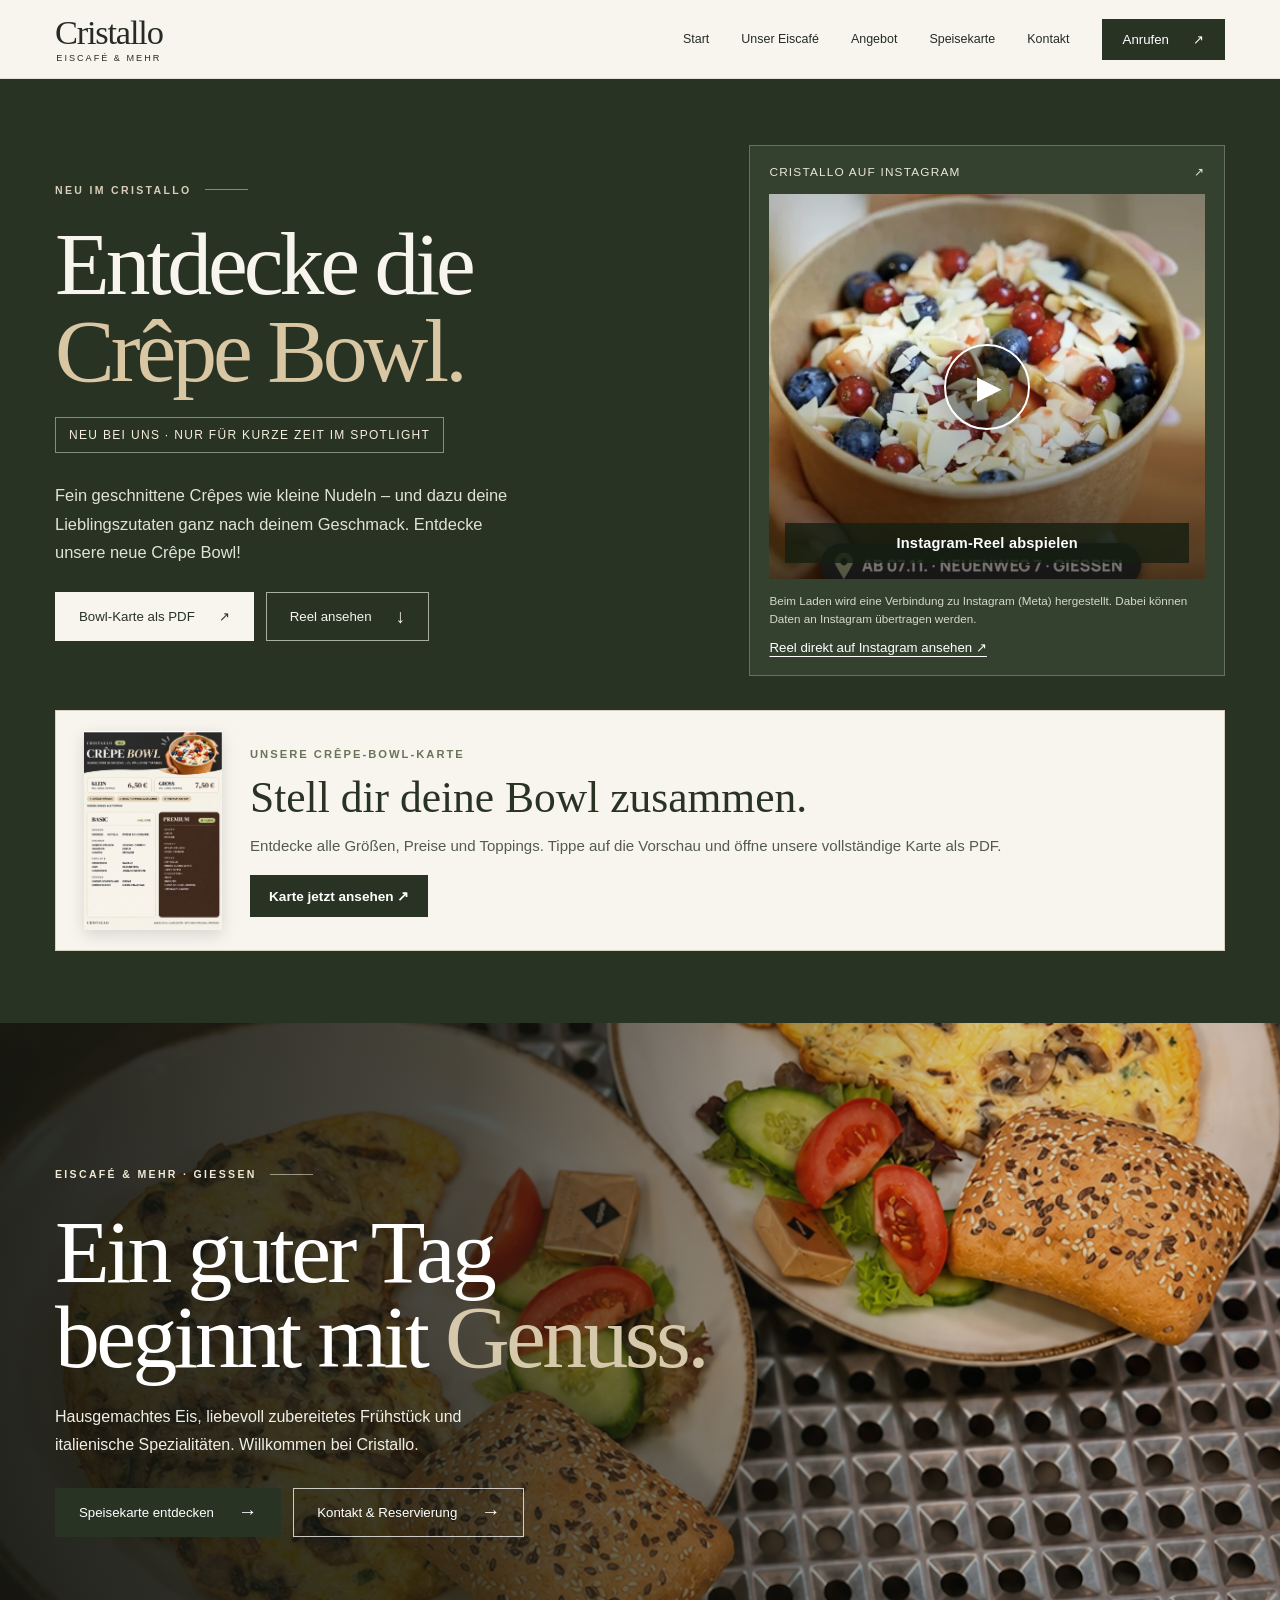
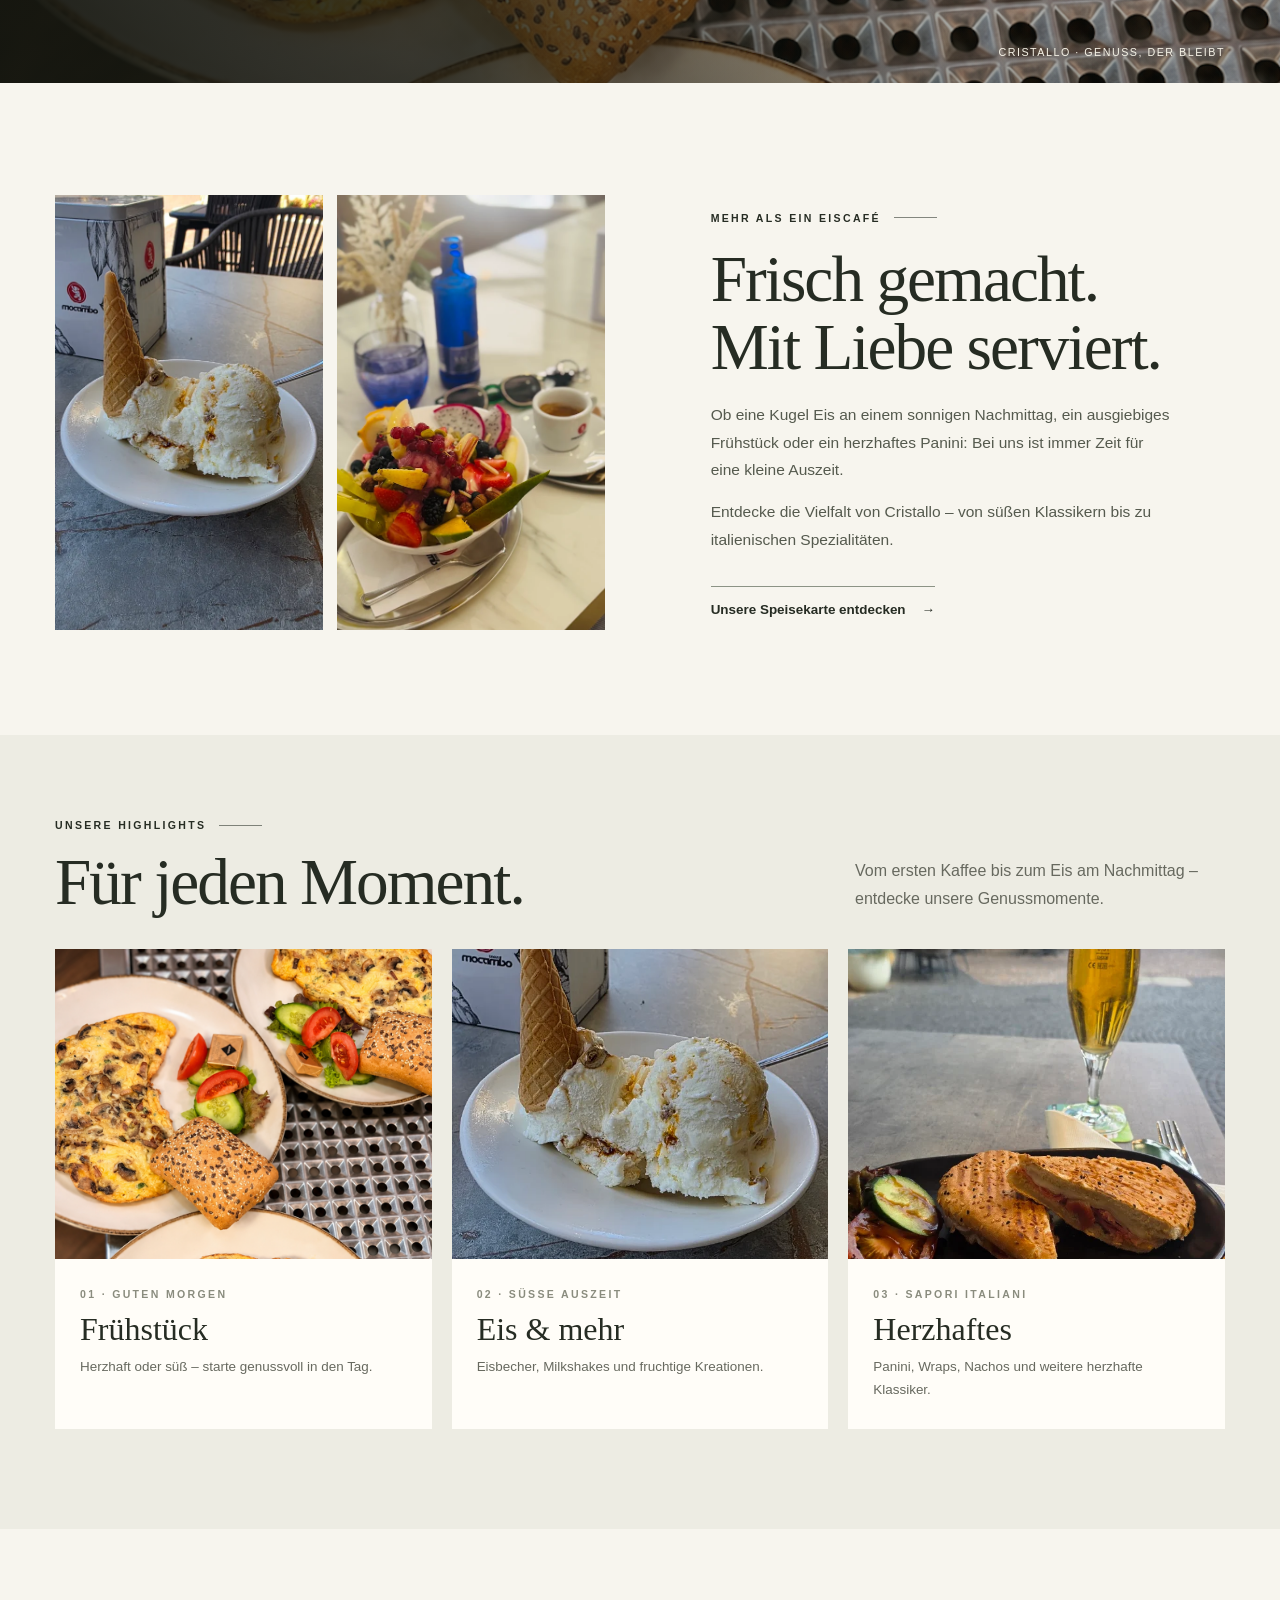
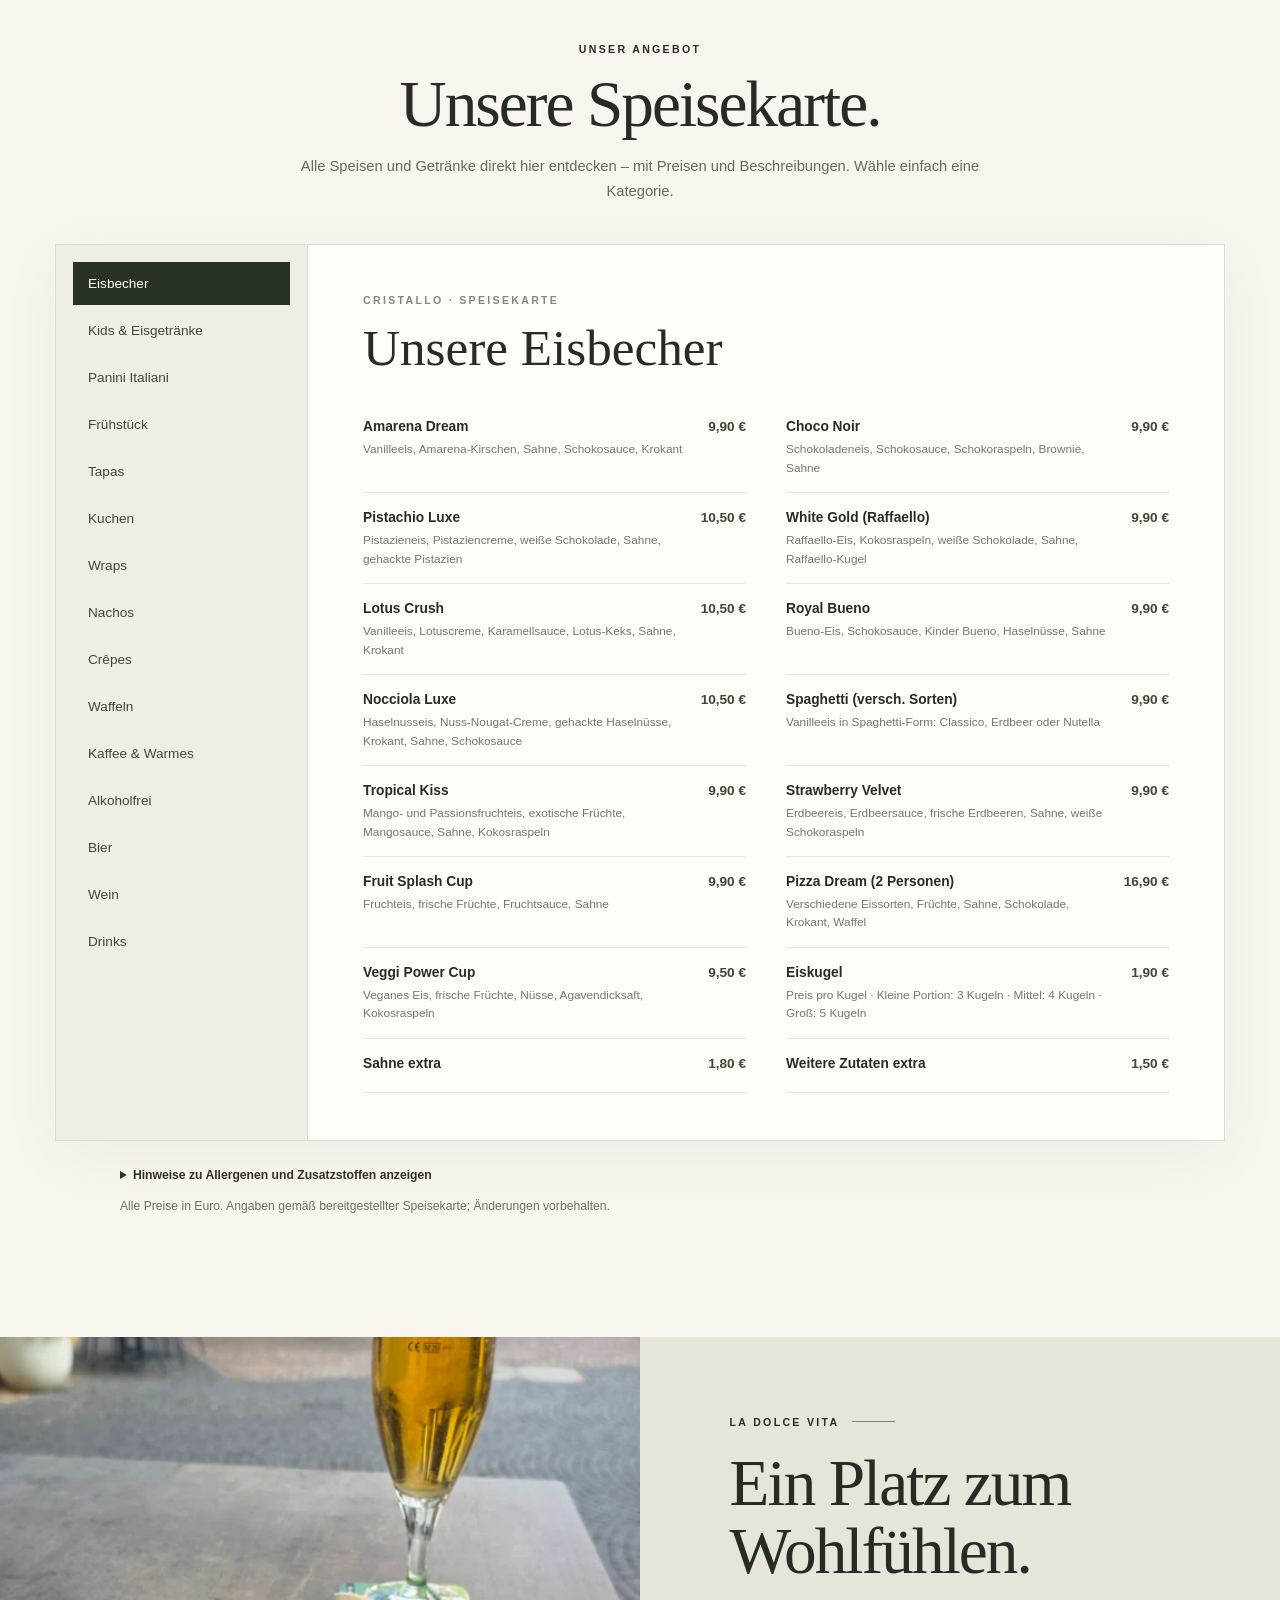
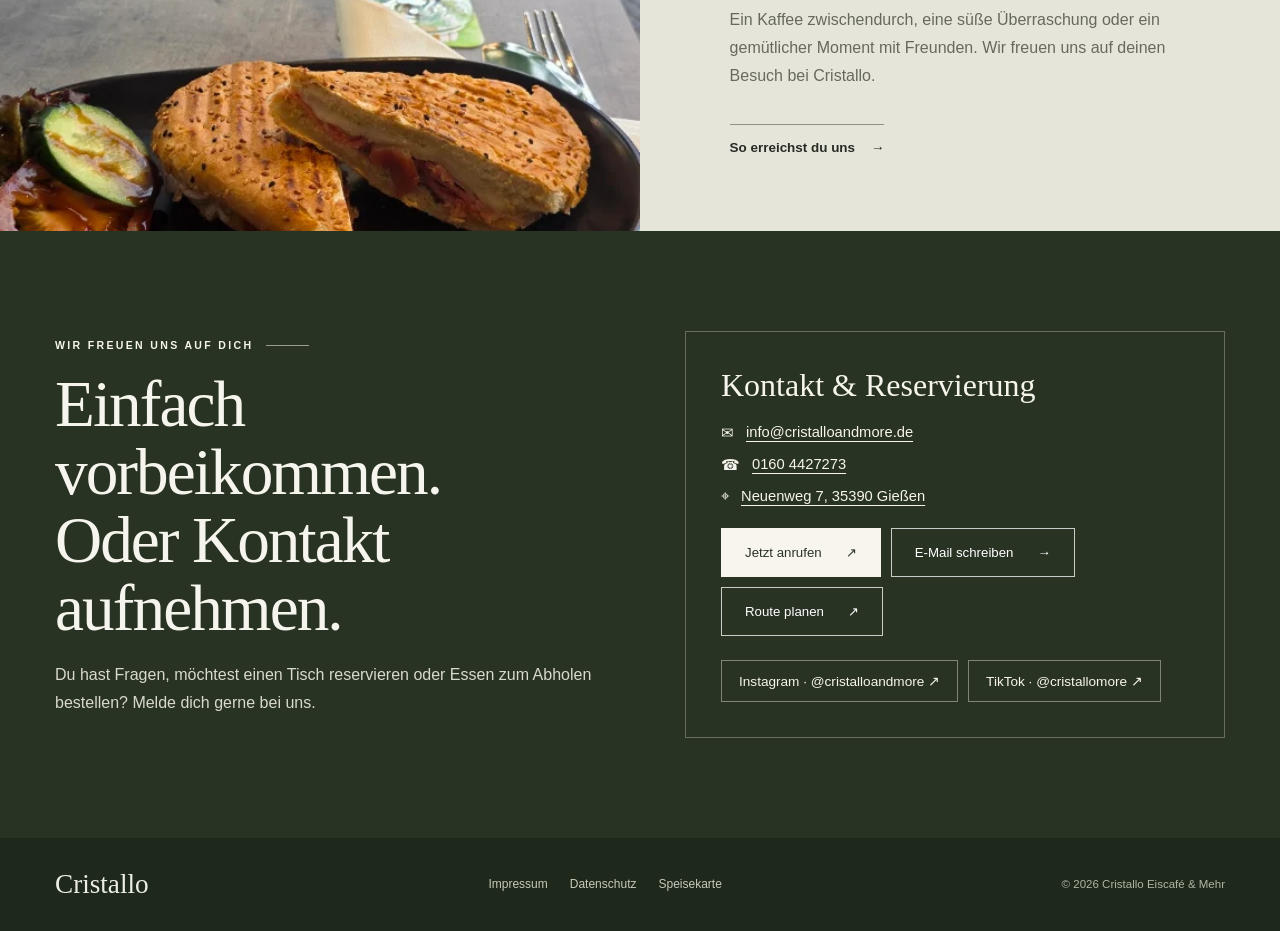
<file: index.html>
<!doctype html>
<html lang="de">
<head>
<meta charset="utf-8">
<meta name="viewport" content="width=device-width, initial-scale=1, viewport-fit=cover">
<meta name="theme-color" content="#293324">
<meta name="description" content="Cristallo Eiscafé & Mehr in Gießen: hausgemachtes Eis, Frühstück, Panini, Crêpes, Waffeln und Getränke. Entdecke unsere Speisekarte mit Preisen.">
<title>Cristallo | Eiscafé & Mehr · Gießen</title>
<style>
:root{--cream:#f7f5ee;--paper:#fffdf8;--olive:#293324;--olive-light:#3a4632;--ink:#262c23;--muted:#67695f;--line:#deddd3;--accent:#b6a78c;--font-head:'Bodoni MT','Didot','Palatino Linotype',Georgia,serif;--font-body:'Helvetica Neue',Arial,sans-serif}
*{box-sizing:border-box}html{scroll-behavior:smooth;scroll-padding-top:85px}body{margin:0;background:var(--cream);color:var(--ink);font-family:var(--font-body);-webkit-font-smoothing:antialiased}a{color:inherit;text-decoration:none}button{font:inherit}img{display:block;width:100%;object-fit:cover}h1,h2,h3,h4,p{margin-top:0}h1,h2,h3{font-family:var(--font-head);font-weight:400}p{line-height:1.75}.container{width:min(1170px,calc(100% - 64px));margin:auto}.eyebrow{display:inline-flex;align-items:center;gap:13px;letter-spacing:.22em;font-size:.66rem;font-weight:700;text-transform:uppercase}.eyebrow::after{content:'';height:1px;width:43px;background:currentColor;opacity:.55}.section-title{font-size:clamp(2.7rem,5.1vw,4.6rem);line-height:1.04;letter-spacing:-.03em}.btn{display:inline-flex;align-items:center;justify-content:center;gap:24px;padding:15px 23px;border:1px solid transparent;background:var(--olive);color:white;font-size:.83rem;font-weight:500;min-height:49px;transition:background .2s,transform .2s}.btn:hover{background:#45533c;transform:translateY(-2px)}.btn.outline{background:transparent;border-color:rgba(255,255,255,.75)}.btn.outline:hover{background:rgba(255,255,255,.12)}.arrow{font-size:1.2rem;line-height:0}
/* Header */
.site-header{position:sticky;top:0;z-index:50;background:rgba(247,245,238,.97);backdrop-filter:blur(16px);border-bottom:1px solid #e3e1d9}.header-inner{min-height:78px;display:flex;align-items:center;justify-content:space-between;gap:30px}.brand{display:flex;flex-direction:column;line-height:1}.brand-main{font-family:var(--font-head);font-size:2.15rem;letter-spacing:-.035em}.brand-sub{font-size:.57rem;letter-spacing:.22em;text-transform:uppercase;margin-top:5px;text-align:center}.nav{display:flex;align-items:center;gap:32px}.nav a:not(.btn){font-size:.78rem;font-weight:500;transition:opacity .2s}.nav a:not(.btn):hover{opacity:.55}.nav .btn{padding:12px 20px;min-height:40px}.menu-toggle{display:none;cursor:pointer;background:transparent;border:1px solid var(--line);width:42px;height:42px;color:var(--olive);font-size:1.5rem}
/* Hero */
.hero{min-height:min(660px,78vh);position:relative;display:flex;align-items:center;overflow:hidden;background:#302c24}.hero::before{content:'';position:absolute;inset:0;background:url('fruehstueck.webp') center 47%/cover no-repeat;transform:scale(1.015)}.hero::after{content:'';position:absolute;inset:0;background:linear-gradient(90deg,rgba(18,21,15,.91) 0%,rgba(18,21,15,.76) 36%,rgba(18,21,15,.18) 75%),linear-gradient(0deg,rgba(18,21,15,.28),transparent 55%)}.hero-content{position:relative;z-index:1;color:#fff;padding:110px 0 116px}.hero .eyebrow{color:#f1e9d7}.hero h1{font-size:clamp(3.9rem,7vw,7rem);line-height:.95;max-width:780px;margin:27px 0 23px;letter-spacing:-.04em}.hero h1 em{font-style:normal;color:#d6c8aa}.hero p{max-width:465px;font-size:1rem;color:#f0efe7;margin-bottom:29px}.hero-actions{display:flex;flex-wrap:wrap;gap:12px}.hero-note{position:absolute;z-index:2;bottom:25px;right:max(32px,calc((100vw - 1170px)/2));color:#f7f4e8;font-size:.67rem;letter-spacing:.14em;text-transform:uppercase}
/* Intro */
.intro{padding:112px 0 105px}.intro-grid{display:grid;grid-template-columns:1.07fr 1fr;align-items:center;gap:9%}.intro-photos{display:grid;grid-template-columns:1fr 1fr;gap:14px;align-items:stretch}.intro-photos img{height:435px}.intro-photos img:first-child{object-position:center 65%}.intro-photos img:last-child{object-position:center 57%}.intro-copy h2{margin:20px 0 20px}.intro-copy p{color:#555a4e;font-size:.97rem;max-width:460px}.text-link{display:inline-flex;align-items:center;gap:16px;font-size:.84rem;border-top:1px solid #8c9385;padding-top:15px;margin-top:18px;font-weight:600}.text-link:hover{gap:25px}
/* Highlights */
.highlights{background:#edece3;padding:80px 0 100px}.highlights-head{display:flex;align-items:end;justify-content:space-between;gap:30px;margin-bottom:32px}.highlights-head h2{margin:16px 0 0}.highlights-head p{max-width:370px;color:var(--muted);margin-bottom:4px}.feature-grid{display:grid;grid-template-columns:repeat(3,1fr);gap:20px}.feature{background:var(--paper);overflow:hidden}.feature img{height:310px}.feature:nth-child(1) img{object-position:center 50%}.feature:nth-child(2) img{object-position:center 52%}.feature:nth-child(3) img{object-position:center 53%}.feature-copy{padding:25px 25px 28px}.feature-copy .eyebrow{color:#8a8c7e}.feature-copy .eyebrow::after{display:none}.feature h3{font-size:2rem;margin:9px 0 8px}.feature p{color:var(--muted);font-size:.84rem;line-height:1.65;margin:0}
/* Menu */
.menu-section{padding:110px 0 120px}.menu-heading{text-align:center;max-width:740px;margin:0 auto 39px}.menu-heading .eyebrow::after{display:none}.menu-heading h2{margin:14px 0 15px}.menu-heading p{color:var(--muted);font-size:.92rem}.menu-layout{border:1px solid var(--line);background:var(--paper);display:grid;grid-template-columns:252px minmax(0,1fr);box-shadow:0 16px 65px rgba(30,34,25,.04)}.menu-tabs{background:#eeeee5;padding:17px;display:flex;flex-direction:column;gap:4px;align-items:stretch;border-right:1px solid var(--line)}.menu-tab{background:transparent;color:#41473e;border:0;padding:14px 15px;text-align:left;font-size:.85rem;cursor:pointer;transition:background .2s,color .2s}.menu-tab:hover{background:#e3e4d9}.menu-tab[aria-selected="true"]{background:var(--olive);color:white}.menu-content{padding:45px 55px 47px;min-height:460px}.menu-panel[hidden]{display:none}.menu-panel-head h3{font-size:clamp(2.4rem,4vw,3.4rem);margin:10px 0 25px}.menu-panel-head .eyebrow{color:#838778}.menu-panel-head .eyebrow::after{display:none}.menu-items{display:grid;grid-template-columns:repeat(2,minmax(0,1fr));column-gap:40px;row-gap:0}.menu-item{display:flex;align-items:baseline;justify-content:space-between;gap:12px;padding:15px 0;border-bottom:1px solid #e5e4dd;min-width:0}.menu-item h4{font-size:.86rem;font-weight:700;margin:0 0 4px;line-height:1.4}.menu-item p{color:#75766e;font-size:.74rem;line-height:1.55;margin:0}.menu-item-copy{min-width:0}.price{font-size:.85rem;white-space:nowrap;font-weight:700;color:#3e4837}.menu-hint{margin:24px 0 0;color:var(--muted);font-size:.83rem}.allergen-note{margin:24px auto 0;max-width:1040px;color:#6e7068;font-size:.76rem;line-height:1.7}.allergen-note summary{cursor:pointer;color:var(--olive);font-weight:700}.allergen-note p{margin:10px 0 0}
/* Story */
.story{display:grid;grid-template-columns:1fr 1fr;min-height:490px;background:#e6e5da}.story-image{background:url('panini.webp') center 53%/cover no-repeat;min-height:480px}.story-copy{display:flex;align-items:center;justify-content:center;padding:75px clamp(40px,7vw,110px)}.story-copy-inner{max-width:480px}.story-copy h2{margin:20px 0 20px}.story-copy p{color:var(--muted)}
/* Contact/footer */
.contact{background:var(--olive);color:#f6f5ed;padding:100px 0}.contact-inner{display:grid;grid-template-columns:1fr 1fr;gap:90px;align-items:center}.contact h2{margin:18px 0}.contact p{color:#d7dacd}.contact-card{padding:35px;border:1px solid rgba(255,255,255,.28)}.contact-card h3{font-size:2rem;margin:0 0 20px}.contact-row{display:flex;flex-wrap:wrap;gap:12px;align-items:center;margin:15px 0;font-size:.92rem}.contact-row a{text-decoration:underline;text-underline-offset:4px}.contact-row a:hover{color:#fff}.contact-actions{display:flex;flex-wrap:wrap;gap:10px;margin-top:23px}.contact .btn{background:#f7f5ee;color:var(--olive)}.contact .btn:hover{background:#e2e3d9}.contact .btn.outline{background:transparent;color:#fff}.social-links{display:flex;flex-wrap:wrap;gap:10px;margin-top:24px}.social-links a{display:inline-flex;align-items:center;justify-content:center;min-height:42px;border:1px solid rgba(255,255,255,.4);padding:10px 17px;font-size:.85rem;transition:background .2s}.social-links a:hover{background:rgba(255,255,255,.12)}.site-footer{background:#1e281b;color:#eceee4;padding:31px 0}.footer-inner{display:flex;align-items:center;justify-content:space-between;gap:20px}.footer-brand{font-family:var(--font-head);font-size:1.7rem}.footer-links{display:flex;gap:22px;font-size:.75rem;color:#c7c9bd}.footer-bottom{font-size:.72rem;color:#afb6a8}
@media(max-width:1050px){.nav{gap:19px}.menu-layout{grid-template-columns:210px minmax(0,1fr)}.menu-content{padding:38px 32px}.menu-items{column-gap:25px}.intro-grid{gap:5%}.intro-photos img{height:380px}}
@media(max-width:760px){html{scroll-padding-top:70px}.container{width:min(100% - 36px,560px)}.header-inner{min-height:69px}.brand-main{font-size:1.9rem}.menu-toggle{display:block}.nav{display:none;position:absolute;top:69px;left:0;right:0;background:var(--cream);padding:20px 25px 28px;box-shadow:0 15px 22px #0001;flex-direction:column;align-items:stretch;gap:0}.nav.open{display:flex}.nav a:not(.btn){padding:14px 3px;border-bottom:1px solid var(--line)}.nav .btn{margin-top:15px}.hero{min-height:630px;align-items:end}.hero::before{background-position:56% center}.hero::after{background:linear-gradient(0deg,rgba(15,20,13,.93) 0%,rgba(15,20,13,.69) 50%,rgba(15,20,13,.15) 100%)}.hero-content{padding:190px 0 74px}.hero h1{font-size:clamp(3.55rem,13vw,5.6rem)}.hero p{font-size:.9rem}.hero-note{display:none}.intro{padding:70px 0}.intro-grid{grid-template-columns:1fr;gap:35px}.intro-photos img{height:310px}.intro-copy h2{margin:14px 0}.highlights{padding:70px 0}.highlights-head{display:block}.highlights-head p{margin-top:14px}.feature-grid{grid-template-columns:1fr;gap:18px}.feature img{height:285px}.feature-copy{padding:22px}.menu-section{padding:75px 0}.menu-layout{display:block}.menu-tabs{flex-direction:row;overflow-x:auto;white-space:nowrap;border-right:0;border-bottom:1px solid var(--line);padding:12px;scrollbar-width:thin}.menu-tab{flex:none;padding:12px 15px}.menu-content{padding:27px 21px 35px;min-height:0}.menu-panel-head h3{font-size:2.55rem}.menu-items{grid-template-columns:1fr}.menu-item{padding:14px 0}.story{grid-template-columns:1fr}.story-image{min-height:390px}.story-copy{padding:60px 25px}.contact{padding:70px 0}.contact-inner{grid-template-columns:1fr;gap:27px}.contact-card{padding:24px}.footer-inner{flex-wrap:wrap;gap:14px}.footer-bottom{width:100%}}
@media(max-width:390px){.hero h1{font-size:3.4rem}.intro-photos img{height:270px}.contact-card{padding:18px}.menu-content{padding:22px 17px}.contact-row{overflow-wrap:anywhere}}
@media(prefers-reduced-motion:reduce){html{scroll-behavior:auto}*,*::before,*::after{transition:none!important}}

/* Zeitlich begrenzte Crêpe-Bowl-Neuheit – endet am 31.12.2026 um 23:59 Uhr */
.crepe-promo[hidden]{display:none!important}
.crepe-promo{padding:66px 0 72px;background:#293324;color:#f7f5ee}
.crepe-promo-grid{display:grid;grid-template-columns:minmax(0,1fr) minmax(300px,.77fr);gap:clamp(32px,6vw,90px);align-items:center}
.crepe-promo .eyebrow{color:#d9cfb8}
.crepe-promo-copy h2{font-size:clamp(3.5rem,7vw,6.6rem);line-height:.97;letter-spacing:-.045em;margin:23px 0 22px}
.crepe-promo-copy h2 em{display:block;font-style:normal;color:#d9c6a2}
.crepe-promo-copy p{max-width:470px;color:#e1e3d9;font-size:1.03rem;margin-bottom:25px}
.crepe-promo-tag{display:inline-block;border:1px solid #819077;padding:10px 13px;color:#f5eedc;font-size:.75rem;letter-spacing:.11em;text-transform:uppercase;margin-bottom:28px}
.crepe-promo-actions{display:flex;flex-wrap:wrap;gap:12px}
.crepe-promo .btn{background:#f7f5ee;color:#293324}
.crepe-promo .btn:hover{background:#e5dfd0}
.crepe-promo .btn.outline{background:transparent;color:#f7f5ee;border-color:#a8b09d}
.crepe-promo .btn.outline:hover{background:#ffffff19}
.crepe-reel-card{border:1px solid rgba(247,245,238,.26);background:#35412f;padding:19px;min-width:0}
.crepe-reel-head{display:flex;justify-content:space-between;align-items:center;gap:10px;margin-bottom:15px;color:#e8e6d9;font-size:.74rem;letter-spacing:.1em;text-transform:uppercase}
.crepe-reel-preview[hidden]{display:none!important}
.crepe-reel-preview{min-height:385px;position:relative;overflow:hidden;background:#1f2b1b;display:block;padding:0}
.crepe-reel-preview::before{content:"";position:absolute;inset:0;background:url('crepe-reel-vorschau.webp') center 16%/cover no-repeat;transform:scale(1.02);pointer-events:none}
.crepe-reel-preview::after{content:"";position:absolute;inset:0;background:linear-gradient(180deg,transparent 40%,rgba(0,0,0,.54) 100%);pointer-events:none}
.crepe-reel-preview button{position:absolute;inset:0;z-index:1;display:flex;align-items:center;justify-content:center;flex-direction:column;width:100%;height:100%;gap:0;padding:22px;background:transparent;color:#fff;border:0;cursor:pointer}
.crepe-reel-preview button:hover{background:rgba(0,0,0,.11)}
.crepe-reel-preview button:focus-visible{outline:3px solid #f7f5ee;outline-offset:-6px}
.crepe-reel-preview .play-mark{width:86px;height:86px;border:2px solid #fff;background:rgba(15,22,13,.38);box-shadow:0 5px 25px rgba(0,0,0,.2);display:grid;place-items:center;border-radius:50%;font-size:2rem;line-height:1;padding-left:5px}
.crepe-reel-preview .reel-play-caption{position:absolute;bottom:16px;left:16px;right:16px;text-align:center;background:rgba(20,30,17,.8);padding:12px 10px;font-size:.91rem;font-weight:600;letter-spacing:.015em}
.crepe-reel-frame{display:flex;justify-content:center}
.crepe-reel-frame iframe{display:block;width:min(100%,340px);height:595px;background:white;border:0}
.crepe-reel-privacy{color:#d6d8cc;font-size:.73rem;line-height:1.55;margin:13px 0 0}
.crepe-reel-external{display:inline-block;color:#fff;text-decoration:underline;text-underline-offset:4px;margin-top:12px;font-size:.83rem}
@media(max-width:760px){.crepe-promo{padding:52px 0 58px}.crepe-promo-grid{grid-template-columns:1fr;gap:30px}.crepe-promo-copy h2{font-size:clamp(3.2rem,12vw,5rem)}.crepe-reel-card{padding:13px}.crepe-reel-preview{min-height:300px}}

/* PDF-Karte zur Crêpe-Bowl-Aktion – gesamte Vorschau ist anklickbar */
.crepe-pdf-wrap{margin-top:34px}
.crepe-pdf-card{display:flex;align-items:center;gap:28px;padding:20px 28px;background:#f7f5ee;color:#293324;border:1px solid #d8d1c0;transition:transform .2s,box-shadow .2s}
.crepe-pdf-card:hover,.crepe-pdf-card:focus-visible{transform:translateY(-3px);box-shadow:0 12px 30px rgba(0,0,0,.15)}
.crepe-pdf-card:focus-visible{outline:3px solid #d9c6a2;outline-offset:4px}
.crepe-pdf-thumbnail{width:138px;flex:0 0 138px;box-shadow:0 5px 16px #0002;background:#fff}
.crepe-pdf-thumbnail img{width:100%;height:auto;object-fit:contain}
.crepe-pdf-details{flex:1;min-width:0}
.crepe-pdf-kicker{font-size:.7rem;letter-spacing:.18em;font-weight:700;text-transform:uppercase;color:#697458}
.crepe-pdf-details h3{font-size:clamp(1.8rem,3.4vw,2.8rem);line-height:1.1;margin:12px 0}
.crepe-pdf-details p{color:#535b4c;line-height:1.55;margin:0 0 18px;font-size:.94rem}
.crepe-pdf-cta{display:inline-block;background:#293324;color:#fff;padding:13px 19px;font-size:.85rem;font-weight:600}
@media(max-width:600px){.crepe-pdf-wrap{margin-top:25px}.crepe-pdf-card{padding:18px;gap:17px;align-items:flex-start}.crepe-pdf-thumbnail{width:105px;flex-basis:105px}.crepe-pdf-details h3{font-size:1.7rem}.crepe-pdf-details p{font-size:.81rem}.crepe-pdf-cta{padding:11px 12px;font-size:.76rem}}
@media(max-width:380px){.crepe-pdf-card{flex-direction:column;align-items:center;text-align:center}.crepe-pdf-thumbnail{width:160px;flex-basis:auto}}
</style>
</head>
<body>
<header class="site-header"><div class="container header-inner"><a href="#start" class="brand" aria-label="Cristallo Eiscafé & Mehr – Startseite"><span class="brand-main">Cristallo</span><span class="brand-sub">Eiscafé & Mehr</span></a><button class="menu-toggle" type="button" aria-expanded="false" aria-controls="main-nav" aria-label="Menü öffnen">☰</button><nav id="main-nav" class="nav" aria-label="Hauptnavigation"><a href="#start">Start</a><a href="#genuss">Unser Eiscafé</a><a href="#angebot">Angebot</a><a href="#speisekarte">Speisekarte</a><a href="#kontakt">Kontakt</a><a href="tel:+491604427273" class="btn">Anrufen <span aria-hidden="true">↗</span></a></nav></div></header>
<main>
<!-- Crêpe-Bowl-Aktion: wird nach dem 31.12.2026, 23:59 Uhr (Deutschland) automatisch ausgeblendet. -->
<section class="crepe-promo" id="crepe-bowl-neu" aria-labelledby="crepe-promo-title" hidden>
  <div class="container crepe-promo-grid">
    <div class="crepe-promo-copy">
      <span class="eyebrow">NEU IM CRISTALLO</span>
      <h2 id="crepe-promo-title">Entdecke die <em>Crêpe Bowl.</em></h2>
      <span class="crepe-promo-tag">Neu bei uns · Nur für kurze Zeit im Spotlight</span>
      <p>Fein geschnittene Crêpes wie kleine Nudeln – und dazu deine Lieblingszutaten ganz nach deinem Geschmack. Entdecke unsere neue Crêpe Bowl!</p>
      <div class="crepe-promo-actions">
        <a class="btn" href="crepe-bowl.pdf" target="_blank" rel="noopener noreferrer">Bowl-Karte als PDF <span aria-hidden="true">↗</span></a>
        <a class="btn outline" href="#crepe-reel">Reel ansehen <span class="arrow" aria-hidden="true">↓</span></a>
      </div>
    </div>
    <div class="crepe-reel-card" id="crepe-reel">
      <div class="crepe-reel-head"><span>CRISTALLO AUF INSTAGRAM</span><span aria-hidden="true">↗</span></div>
      <div class="crepe-reel-preview" id="crepe-reel-preview">
        <button id="crepe-reel-load" type="button" aria-label="Instagram-Reel der Crêpe Bowl laden und abspielen">
          <span class="play-mark" aria-hidden="true">▶</span>
          <span class="reel-play-caption">Instagram-Reel abspielen</span>
        </button>
      </div>
      <div class="crepe-reel-frame" id="crepe-reel-frame"></div>
      <p class="crepe-reel-privacy">Beim Laden wird eine Verbindung zu Instagram (Meta) hergestellt. Dabei können Daten an Instagram übertragen werden.</p>
      <a class="crepe-reel-external" href="https://www.instagram.com/reel/DfX7svxtrbp/" target="_blank" rel="noopener noreferrer">Reel direkt auf Instagram ansehen ↗</a>
    </div>
  </div>
  <div class="container crepe-pdf-wrap">
    <a class="crepe-pdf-card" href="crepe-bowl.pdf" target="_blank" rel="noopener noreferrer" aria-label="Crêpe-Bowl-Karte als PDF öffnen – Größen, Preise und Toppings">
      <div class="crepe-pdf-thumbnail">
        <img src="crepe-bowl-vorschau.webp" alt="Vorschau unserer Crêpe-Bowl-Karte mit Preisen und Toppings" loading="lazy">
      </div>
      <div class="crepe-pdf-details">
        <span class="crepe-pdf-kicker">Unsere Crêpe-Bowl-Karte</span>
        <h3>Stell dir deine Bowl zusammen.</h3>
        <p>Entdecke alle Größen, Preise und Toppings. Tippe auf die Vorschau und öffne unsere vollständige Karte als PDF.</p>
        <span class="crepe-pdf-cta">Karte jetzt ansehen ↗</span>
      </div>
    </a>
  </div>
</section>
<section class="hero" id="start"><div class="container hero-content"><span class="eyebrow">EISCAFÉ & MEHR · GIESSEN</span><h1>Ein guter Tag<br>beginnt mit <em>Genuss.</em></h1><p>Hausgemachtes Eis, liebevoll zubereitetes Frühstück und italienische Spezialitäten. Willkommen bei Cristallo.</p><div class="hero-actions"><a class="btn" href="#speisekarte">Speisekarte entdecken <span class="arrow" aria-hidden="true">→</span></a><a class="btn outline" href="#kontakt">Kontakt & Reservierung <span class="arrow" aria-hidden="true">→</span></a></div></div><div class="hero-note">Cristallo · Genuss, der bleibt</div></section>

<section class="intro" id="genuss"><div class="container intro-grid"><div class="intro-photos"><img src="eis.webp" alt="Eisbecher mit Waffel im Cristallo" loading="lazy"><img src="fruechte.webp" alt="Fruchtige Spezialität mit frischen Früchten im Cristallo" loading="lazy"></div><div class="intro-copy"><span class="eyebrow">MEHR ALS EIN EISCAFÉ</span><h2 class="section-title">Frisch gemacht.<br>Mit Liebe serviert.</h2><p>Ob eine Kugel Eis an einem sonnigen Nachmittag, ein ausgiebiges Frühstück oder ein herzhaftes Panini: Bei uns ist immer Zeit für eine kleine Auszeit.</p><p>Entdecke die Vielfalt von Cristallo – von süßen Klassikern bis zu italienischen Spezialitäten.</p><a class="text-link" href="#speisekarte">Unsere Speisekarte entdecken <span aria-hidden="true">→</span></a></div></div></section>
<section class="highlights" id="angebot"><div class="container"><div class="highlights-head"><div><span class="eyebrow">UNSERE HIGHLIGHTS</span><h2 class="section-title">Für jeden Moment.</h2></div><p>Vom ersten Kaffee bis zum Eis am Nachmittag – entdecke unsere Genussmomente.</p></div><div class="feature-grid"><article class="feature"><img src="fruehstueck.webp" alt="Reichhaltiges Frühstück mit Rührei, Brötchen und Kaffee" loading="lazy"><div class="feature-copy"><span class="eyebrow">01 · GUTEN MORGEN</span><h3>Frühstück</h3><p>Herzhaft oder süß – starte genussvoll in den Tag.</p></div></article><article class="feature"><img src="eis.webp" alt="Hausgemachtes Eis mit Waffel" loading="lazy"><div class="feature-copy"><span class="eyebrow">02 · SÜSSE AUSZEIT</span><h3>Eis & mehr</h3><p>Eisbecher, Milkshakes und fruchtige Kreationen.</p></div></article><article class="feature"><img src="panini.webp" alt="Panini mit Beilage auf der Terrasse" loading="lazy"><div class="feature-copy"><span class="eyebrow">03 · SAPORI ITALIANI</span><h3>Herzhaftes</h3><p>Panini, Wraps, Nachos und weitere herzhafte Klassiker.</p></div></article></div></div></section>
<section class="menu-section" id="speisekarte"><div class="container"><div class="menu-heading"><span class="eyebrow">UNSER ANGEBOT</span><h2 class="section-title">Unsere Speisekarte.</h2><p>Alle Speisen und Getränke direkt hier entdecken – mit Preisen und Beschreibungen. Wähle einfach eine Kategorie.</p></div><div class="menu-layout"><div class="menu-tabs" role="tablist" aria-label="Speisekarten-Kategorien"><button class="menu-tab" type="button" role="tab" id="menu-tab-0" aria-controls="menu-panel-0" aria-selected="true" tabindex="0">Eisbecher</button><button class="menu-tab" type="button" role="tab" id="menu-tab-1" aria-controls="menu-panel-1" aria-selected="false" tabindex="-1">Kids &amp; Eisgetränke</button><button class="menu-tab" type="button" role="tab" id="menu-tab-2" aria-controls="menu-panel-2" aria-selected="false" tabindex="-1">Panini Italiani</button><button class="menu-tab" type="button" role="tab" id="menu-tab-3" aria-controls="menu-panel-3" aria-selected="false" tabindex="-1">Frühstück</button><button class="menu-tab" type="button" role="tab" id="menu-tab-4" aria-controls="menu-panel-4" aria-selected="false" tabindex="-1">Tapas</button><button class="menu-tab" type="button" role="tab" id="menu-tab-5" aria-controls="menu-panel-5" aria-selected="false" tabindex="-1">Kuchen</button><button class="menu-tab" type="button" role="tab" id="menu-tab-6" aria-controls="menu-panel-6" aria-selected="false" tabindex="-1">Wraps</button><button class="menu-tab" type="button" role="tab" id="menu-tab-7" aria-controls="menu-panel-7" aria-selected="false" tabindex="-1">Nachos</button><button class="menu-tab" type="button" role="tab" id="menu-tab-8" aria-controls="menu-panel-8" aria-selected="false" tabindex="-1">Crêpes</button><button class="menu-tab" type="button" role="tab" id="menu-tab-9" aria-controls="menu-panel-9" aria-selected="false" tabindex="-1">Waffeln</button><button class="menu-tab" type="button" role="tab" id="menu-tab-10" aria-controls="menu-panel-10" aria-selected="false" tabindex="-1">Kaffee &amp; Warmes</button><button class="menu-tab" type="button" role="tab" id="menu-tab-11" aria-controls="menu-panel-11" aria-selected="false" tabindex="-1">Alkoholfrei</button><button class="menu-tab" type="button" role="tab" id="menu-tab-12" aria-controls="menu-panel-12" aria-selected="false" tabindex="-1">Bier</button><button class="menu-tab" type="button" role="tab" id="menu-tab-13" aria-controls="menu-panel-13" aria-selected="false" tabindex="-1">Wein</button><button class="menu-tab" type="button" role="tab" id="menu-tab-14" aria-controls="menu-panel-14" aria-selected="false" tabindex="-1">Drinks</button></div><div class="menu-content"><section class="menu-panel" id="menu-panel-0" role="tabpanel" aria-labelledby="menu-tab-0"><div class="menu-panel-head"><span class="eyebrow">CRISTALLO · SPEISEKARTE</span><h3>Unsere Eisbecher</h3></div><div class="menu-items"><div class="menu-item"><div class="menu-item-copy"><h4>Amarena Dream</h4><p>Vanilleeis, Amarena-Kirschen, Sahne, Schokosauce, Krokant</p></div><span class="price">9,90 €</span></div>
<div class="menu-item"><div class="menu-item-copy"><h4>Choco Noir</h4><p>Schokoladeneis, Schokosauce, Schokoraspeln, Brownie, Sahne</p></div><span class="price">9,90 €</span></div>
<div class="menu-item"><div class="menu-item-copy"><h4>Pistachio Luxe</h4><p>Pistazieneis, Pistaziencreme, weiße Schokolade, Sahne, gehackte Pistazien</p></div><span class="price">10,50 €</span></div>
<div class="menu-item"><div class="menu-item-copy"><h4>White Gold (Raffaello)</h4><p>Raffaello-Eis, Kokosraspeln, weiße Schokolade, Sahne, Raffaello-Kugel</p></div><span class="price">9,90 €</span></div>
<div class="menu-item"><div class="menu-item-copy"><h4>Lotus Crush</h4><p>Vanilleeis, Lotuscreme, Karamellsauce, Lotus-Keks, Sahne, Krokant</p></div><span class="price">10,50 €</span></div>
<div class="menu-item"><div class="menu-item-copy"><h4>Royal Bueno</h4><p>Bueno-Eis, Schokosauce, Kinder Bueno, Haselnüsse, Sahne</p></div><span class="price">9,90 €</span></div>
<div class="menu-item"><div class="menu-item-copy"><h4>Nocciola Luxe</h4><p>Haselnusseis, Nuss-Nougat-Creme, gehackte Haselnüsse, Krokant, Sahne, Schokosauce</p></div><span class="price">10,50 €</span></div>
<div class="menu-item"><div class="menu-item-copy"><h4>Spaghetti (versch. Sorten)</h4><p>Vanilleeis in Spaghetti-Form: Classico, Erdbeer oder Nutella</p></div><span class="price">9,90 €</span></div>
<div class="menu-item"><div class="menu-item-copy"><h4>Tropical Kiss</h4><p>Mango- und Passionsfruchteis, exotische Früchte, Mangosauce, Sahne, Kokosraspeln</p></div><span class="price">9,90 €</span></div>
<div class="menu-item"><div class="menu-item-copy"><h4>Strawberry Velvet</h4><p>Erdbeereis, Erdbeersauce, frische Erdbeeren, Sahne, weiße Schokoraspeln</p></div><span class="price">9,90 €</span></div>
<div class="menu-item"><div class="menu-item-copy"><h4>Fruit Splash Cup</h4><p>Fruchteis, frische Früchte, Fruchtsauce, Sahne</p></div><span class="price">9,90 €</span></div>
<div class="menu-item"><div class="menu-item-copy"><h4>Pizza Dream (2 Personen)</h4><p>Verschiedene Eissorten, Früchte, Sahne, Schokolade, Krokant, Waffel</p></div><span class="price">16,90 €</span></div>
<div class="menu-item"><div class="menu-item-copy"><h4>Veggi Power Cup</h4><p>Veganes Eis, frische Früchte, Nüsse, Agavendicksaft, Kokosraspeln</p></div><span class="price">9,50 €</span></div>
<div class="menu-item"><div class="menu-item-copy"><h4>Eiskugel</h4><p>Preis pro Kugel · Kleine Portion: 3 Kugeln · Mittel: 4 Kugeln · Groß: 5 Kugeln</p></div><span class="price">1,90 €</span></div>
<div class="menu-item"><div class="menu-item-copy"><h4>Sahne extra</h4></div><span class="price">1,80 €</span></div>
<div class="menu-item"><div class="menu-item-copy"><h4>Weitere Zutaten extra</h4></div><span class="price">1,50 €</span></div></div></section><section class="menu-panel" id="menu-panel-1" role="tabpanel" aria-labelledby="menu-tab-1" hidden><div class="menu-panel-head"><span class="eyebrow">CRISTALLO · SPEISEKARTE</span><h3>Für kleine Genießer &amp; Eisgetränke</h3></div><div class="menu-items"><div class="menu-item"><div class="menu-item-copy"><h4>Cristallo KidsCup</h4><p>Vanille, Erdbeere, Schoko, Sahne, Streusel</p></div><span class="price">5,50 €</span></div>
<div class="menu-item"><div class="menu-item-copy"><h4>Cristallo Unicorn</h4><p>Vanille, Himbeere, bunte Streusel, Sahne</p></div><span class="price">5,50 €</span></div>
<div class="menu-item"><div class="menu-item-copy"><h4>Cristallo ChocoMonster</h4><p>Schoko, Brownie, Sahne, Schokosauce</p></div><span class="price">5,50 €</span></div>
<div class="menu-item"><div class="menu-item-copy"><h4>Milkshake klein</h4><p>Verschiedene Sorten</p></div><span class="price">4,90 €</span></div>
<div class="menu-item"><div class="menu-item-copy"><h4>Milkshake groß</h4><p>Verschiedene Sorten</p></div><span class="price">5,90 €</span></div>
<div class="menu-item"><div class="menu-item-copy"><h4>Eiskaffee</h4><p>Vanilleeis, Espresso, Sahne</p></div><span class="price">6,50 €</span></div>
<div class="menu-item"><div class="menu-item-copy"><h4>Eisschokolade</h4><p>Schokoeis, Schokolade, Sahne</p></div><span class="price">6,50 €</span></div></div></section><section class="menu-panel" id="menu-panel-2" role="tabpanel" aria-labelledby="menu-tab-2" hidden><div class="menu-panel-head"><span class="eyebrow">CRISTALLO · SPEISEKARTE</span><h3>Panini Italiani</h3></div><div class="menu-items"><div class="menu-item"><div class="menu-item-copy"><h4>1. Smash Panini</h4><p>Mit Fleischpatty (Rind oder Hähnchen), Salat, Tomate, Gurke, Spiegelei, Käse und Sauce.</p></div><span class="price">9,90 €</span></div><div class="menu-item"><div class="menu-item-copy"><h4>2. Veggie Panini</h4><p>Vegetarisch mit Gemüsepatty, Avocado und Salat, dazu Mayo oder Ketchup.</p></div><span class="price">9,50 €</span></div><div class="menu-item"><div class="menu-item-copy"><h4>3. Americano</h4><p>Mit Fleischpatty, Rucola, Tomate, Bacon, Gurke, Zwiebeln und Burgersauce. Wahlweise auch mit Hähnchen.</p></div><span class="price">9,90 €</span></div><div class="menu-item"><div class="menu-item-copy"><h4>Extra Pommes</h4><p>Zu jedem Panini optional dazu.</p></div><span class="price">+ 1,50 €</span></div></div></section><section class="menu-panel" id="menu-panel-3" role="tabpanel" aria-labelledby="menu-tab-3" hidden><div class="menu-panel-head"><span class="eyebrow">CRISTALLO · SPEISEKARTE</span><h3>Frühstück</h3></div><div class="menu-items"><div class="menu-item"><div class="menu-item-copy"><h4>1. Guten Morgen</h4><p>Omelett mit Champignons.</p></div><span class="price">7,90 €</span></div><div class="menu-item"><div class="menu-item-copy"><h4>2. Dolce Vita</h4><p>Omelett mit Schinken und Käse.</p></div><span class="price">8,90 €</span></div><div class="menu-item"><div class="menu-item-copy"><h4>3. Cristallo-Teller</h4><p>3 Scheiben Salami, 3 Scheiben Schinken, 3 Scheiben Käse, Marmelade oder Nutella, 2 Portionen Butter, Tomate-Mozzarella, Avocado, Oliven und Rührei.</p></div><span class="price">12,90 €</span></div></div><p class="menu-hint">Zu jedem Frühstück servieren wir Butter.</p></section><section class="menu-panel" id="menu-panel-4" role="tabpanel" aria-labelledby="menu-tab-4" hidden><div class="menu-panel-head"><span class="eyebrow">CRISTALLO · SPEISEKARTE</span><h3>Tapas</h3></div><div class="menu-items"><div class="menu-item"><div class="menu-item-copy"><h4>Tapas für 1 Person inkl. Aperol Spritz</h4><p>Verschiedene Käsesorten, Oliven, Serranoschinken und Olivenöl.</p></div><span class="price">17,90 €</span></div></div></section><section class="menu-panel" id="menu-panel-5" role="tabpanel" aria-labelledby="menu-tab-5" hidden><div class="menu-panel-head"><span class="eyebrow">CRISTALLO · SPEISEKARTE</span><h3>Kuchen</h3></div><div class="menu-items"><div class="menu-item"><div class="menu-item-copy"><h4>Kuchen</h4><p>Verschiedene Sorten.</p></div><span class="price">Preis je nach Sorte</span></div></div></section><section class="menu-panel" id="menu-panel-6" role="tabpanel" aria-labelledby="menu-tab-6" hidden><div class="menu-panel-head"><span class="eyebrow">CRISTALLO · SPEISEKARTE</span><h3>Wraps</h3></div><div class="menu-items"><div class="menu-item"><div class="menu-item-copy"><h4>1. Classico</h4><p>Mit Salat, Tomaten, Gurke und Sauce.</p></div><span class="price">6,90 €</span></div><div class="menu-item"><div class="menu-item-copy"><h4>2. Wrap Italia</h4><p>Mit Parmaschinken, Mozzarella oder Rucola.</p></div><span class="price">8,90 €</span></div><div class="menu-item"><div class="menu-item-copy"><h4>3. Chicken Caesar</h4><p>Mit Hähnchen, Rucola, Tomate, Gurke, Parmesan und Caesar-Sauce.</p></div><span class="price">8,90 €</span></div></div></section><section class="menu-panel" id="menu-panel-7" role="tabpanel" aria-labelledby="menu-tab-7" hidden><div class="menu-panel-head"><span class="eyebrow">CRISTALLO · SPEISEKARTE</span><h3>Nachos</h3></div><div class="menu-items"><div class="menu-item"><div class="menu-item-copy"><h4>Nachos</h4><p>Mit Käse und einem Dip.</p></div><span class="price">6,90 €</span></div><div class="menu-item"><div class="menu-item-copy"><h4>Jeder weitere Dip</h4></div><span class="price">+ 0,50 €</span></div></div></section><section class="menu-panel" id="menu-panel-8" role="tabpanel" aria-labelledby="menu-tab-8" hidden><div class="menu-panel-head"><span class="eyebrow">CRISTALLO · SPEISEKARTE</span><h3>Crêpes</h3></div><div class="menu-items"><div class="menu-item"><div class="menu-item-copy"><h4>1. Zimt</h4><p>Mit Zimt und Zucker.</p></div><span class="price">4,90 €</span></div><div class="menu-item"><div class="menu-item-copy"><h4>2. Nutella</h4><p>Mit Nutella und Sahne.</p></div><span class="price">5,90 €</span></div><div class="menu-item"><div class="menu-item-copy"><h4>3. Apfelmus</h4><p>Mit Apfelmus und Puderzucker.</p></div><span class="price">5,90 €</span></div><div class="menu-item"><div class="menu-item-copy"><h4>4. Erdbeer-Banane</h4><p>Mit Erdbeeren oder Bananen und Nutella.</p></div><span class="price">6,50 €</span></div><div class="menu-item"><div class="menu-item-copy"><h4>5. Lotus-Crêpes</h4><p>Mit Lotus-Creme und Sahne.</p></div><span class="price">6,50 €</span></div></div></section><section class="menu-panel" id="menu-panel-9" role="tabpanel" aria-labelledby="menu-tab-9" hidden><div class="menu-panel-head"><span class="eyebrow">CRISTALLO · SPEISEKARTE</span><h3>Waffeln</h3></div><div class="menu-items"><div class="menu-item"><div class="menu-item-copy"><h4>1. Classico</h4><p>Mit Puderzucker und Sahne.</p></div><span class="price">5,90 €</span></div><div class="menu-item"><div class="menu-item-copy"><h4>2. Vanille-Waffel</h4><p>Mit Vanillesauce und Sahne.</p></div><span class="price">6,50 €</span></div><div class="menu-item"><div class="menu-item-copy"><h4>3. Schwarzwälder Waffel</h4><p>Mit Kirschen, Schokosauce und Sahne.</p></div><span class="price">7,50 €</span></div><div class="menu-item"><div class="menu-item-copy"><h4>4. Nutella-Erdbeer-Waffel</h4><p>Mit Nutella und Sahne, dazu Erdbeeren oder Bananen.</p></div><span class="price">7,50 €</span></div><div class="menu-item"><div class="menu-item-copy"><h4>5. Lotus-Waffel</h4><p>Mit Lotus-Creme und Sahne.</p></div><span class="price">7,50 €</span></div></div></section><section class="menu-panel" id="menu-panel-10" role="tabpanel" aria-labelledby="menu-tab-10" hidden><div class="menu-panel-head"><span class="eyebrow">CRISTALLO · SPEISEKARTE</span><h3>Kaffeespezialitäten &amp; warme Getränke</h3></div><div class="menu-items"><div class="menu-item"><div class="menu-item-copy"><h4>Café Crème</h4></div><span class="price">2,90 €</span></div>
<div class="menu-item"><div class="menu-item-copy"><h4>Espresso</h4></div><span class="price">2,60 €</span></div>
<div class="menu-item"><div class="menu-item-copy"><h4>Espresso Macchiato</h4></div><span class="price">2,80 €</span></div><div class="menu-item"><div class="menu-item-copy"><h4>Espresso Corretto Grappa</h4></div><span class="price">4,00 €</span></div>
<div class="menu-item"><div class="menu-item-copy"><h4>Doppelter Espresso</h4></div><span class="price">4,60 €</span></div>
<div class="menu-item"><div class="menu-item-copy"><h4>Cappuccino</h4></div><span class="price">3,10 €</span></div>
<div class="menu-item"><div class="menu-item-copy"><h4>Cappuccino groß</h4></div><span class="price">3,60 €</span></div>
<div class="menu-item"><div class="menu-item-copy"><h4>Americano</h4></div><span class="price">2,90 €</span></div>
<div class="menu-item"><div class="menu-item-copy"><h4>Latte Macchiato</h4></div><span class="price">3,60 €</span></div>
<div class="menu-item"><div class="menu-item-copy"><h4>Milchkaffee</h4></div><span class="price">3,60 €</span></div>
<div class="menu-item"><div class="menu-item-copy"><h4>Mit Hafermilch</h4></div><span class="price">+ 0,80 €</span></div>
<div class="menu-item"><div class="menu-item-copy"><h4>Laktosefrei</h4></div><span class="price">+ 0,80 €</span></div>
<div class="menu-item"><div class="menu-item-copy"><h4>Warme Milch mit Honig</h4></div><span class="price">3,60 €</span></div>
<div class="menu-item"><div class="menu-item-copy"><h4>Heiße Schokolade</h4></div><span class="price">3,70 €</span></div>
<div class="menu-item"><div class="menu-item-copy"><h4>Heiße Schokolade mit Rum &amp; Sahne</h4></div><span class="price">4,90 €</span></div>
<div class="menu-item"><div class="menu-item-copy"><h4>Heiße Zitrone</h4></div><span class="price">3,30 €</span></div></div></section><section class="menu-panel" id="menu-panel-11" role="tabpanel" aria-labelledby="menu-tab-11" hidden><div class="menu-panel-head"><span class="eyebrow">CRISTALLO · SPEISEKARTE</span><h3>Erfrischungen &amp; Säfte</h3></div><div class="menu-items"><div class="menu-item"><div class="menu-item-copy"><h4>Coca-Cola Fl. 0,33 l</h4></div><span class="price">3,50 €</span></div>
<div class="menu-item"><div class="menu-item-copy"><h4>Cola Zero Fl. 0,33 l</h4></div><span class="price">3,50 €</span></div>
<div class="menu-item"><div class="menu-item-copy"><h4>Fanta Fl. 0,33 l</h4></div><span class="price">3,50 €</span></div>
<div class="menu-item"><div class="menu-item-copy"><h4>Mezzo Mix Fl. 0,33 l</h4></div><span class="price">3,50 €</span></div>
<div class="menu-item"><div class="menu-item-copy"><h4>Sprite Fl. 0,33 l</h4></div><span class="price">3,50 €</span></div>
<div class="menu-item"><div class="menu-item-copy"><h4>Acqua Morelli Fl. 0,25 l</h4><p>Still oder Sprudel</p></div><span class="price">3,00 €</span></div>
<div class="menu-item"><div class="menu-item-copy"><h4>Acqua Morelli Fl. 0,75 l</h4><p>Still oder Sprudel</p></div><span class="price">6,50 €</span></div>
<div class="menu-item"><div class="menu-item-copy"><h4>Goldberg Tonic Water Fl. 0,2 l</h4></div><span class="price">3,60 €</span></div>
<div class="menu-item"><div class="menu-item-copy"><h4>Goldberg Ginger Ale Fl. 0,2 l</h4></div><span class="price">3,60 €</span></div>
<div class="menu-item"><div class="menu-item-copy"><h4>Goldberg Wild Berry Fl. 0,2 l</h4></div><span class="price">3,60 €</span></div>
<div class="menu-item"><div class="menu-item-copy"><h4>Goldberg Pink Grapefruit Fl. 0,2 l</h4></div><span class="price">3,60 €</span></div>
<div class="menu-item"><div class="menu-item-copy"><h4>Goldberg Bitter Lemon Fl. 0,2 l</h4></div><span class="price">3,60 €</span></div>
<div class="menu-item"><div class="menu-item-copy"><h4>Bitterino Fl. 0,1 l</h4></div><span class="price">2,70 €</span></div>
<div class="menu-item"><div class="menu-item-copy"><h4>Crodino Fl. 0,1 l</h4></div><span class="price">2,70 €</span></div>
<div class="menu-item"><div class="menu-item-copy"><h4>Apfelsaft</h4></div><span class="price">3,30 €</span></div>
<div class="menu-item"><div class="menu-item-copy"><h4>Apfelschorle</h4></div><span class="price">3,30 €</span></div>
<div class="menu-item"><div class="menu-item-copy"><h4>Orangensaft</h4></div><span class="price">3,30 €</span></div></div></section><section class="menu-panel" id="menu-panel-12" role="tabpanel" aria-labelledby="menu-tab-12" hidden><div class="menu-panel-head"><span class="eyebrow">CRISTALLO · SPEISEKARTE</span><h3>Biere</h3></div><div class="menu-items"><div class="menu-item"><div class="menu-item-copy"><h4>Licher Naturradler 0,33 l</h4></div><span class="price">3,50 €</span></div><div class="menu-item"><div class="menu-item-copy"><h4>Licher Pils vom Fass 0,33 l</h4></div><span class="price">3,50 €</span></div><div class="menu-item"><div class="menu-item-copy"><h4>Licher Pils vom Fass 0,5 l</h4></div><span class="price">5,10 €</span></div><div class="menu-item"><div class="menu-item-copy"><h4>Benediktiner Weizen alkoholfrei 0,5 l</h4></div><span class="price">5,10 €</span></div></div></section><section class="menu-panel" id="menu-panel-13" role="tabpanel" aria-labelledby="menu-tab-13" hidden><div class="menu-panel-head"><span class="eyebrow">CRISTALLO · SPEISEKARTE</span><h3>Weine &amp; offener Wein</h3></div><div class="menu-items"><div class="menu-item"><div class="menu-item-copy"><h4>Scavi &amp; Ray Prosecco Fl. 0,75 l</h4></div><span class="price">28,00 €</span></div>
<div class="menu-item"><div class="menu-item-copy"><h4>Scavi &amp; Ray Prosecco DOC Rosé Fl. 0,75 l</h4></div><span class="price">28,00 €</span></div>
<div class="menu-item"><div class="menu-item-copy"><h4>Scavi &amp; Ray Lugana Fl. 0,75 l</h4></div><span class="price">26,00 €</span></div>
<div class="menu-item"><div class="menu-item-copy"><h4>Scavi &amp; Ray Primitivo IGT Fl. 0,75 l</h4></div><span class="price">26,00 €</span></div>
<div class="menu-item"><div class="menu-item-copy"><h4>Scavi &amp; Ray Luminoso Fl. 0,75 l</h4></div><span class="price">59,90 €</span></div>
<div class="menu-item"><div class="menu-item-copy"><h4>Scavi &amp; Ray Prestige Fl. 0,75 l</h4></div><span class="price">39,90 €</span></div>
<div class="menu-item"><div class="menu-item-copy"><h4>Scavi &amp; Ray Prosecco alkoholfrei Fl. 0,75 l</h4></div><span class="price">26,00 €</span></div>
<div class="menu-item"><div class="menu-item-copy"><h4>Bianco IGP (offen)</h4></div><span class="price">6,00 €</span></div>
<div class="menu-item"><div class="menu-item-copy"><h4>Rosé IGP (offen)</h4></div><span class="price">6,00 €</span></div>
<div class="menu-item"><div class="menu-item-copy"><h4>Rosso IGP (offen)</h4></div><span class="price">6,00 €</span></div></div></section><section class="menu-panel" id="menu-panel-14" role="tabpanel" aria-labelledby="menu-tab-14" hidden><div class="menu-panel-head"><span class="eyebrow">CRISTALLO · SPEISEKARTE</span><h3>Aperitivo &amp; Drinks</h3></div><div class="menu-items"><div class="menu-item"><div class="menu-item-copy"><h4>Aperol Spritz</h4></div><span class="price">7,50 €</span></div>
<div class="menu-item"><div class="menu-item-copy"><h4>Campari Spritz</h4></div><span class="price">7,50 €</span></div>
<div class="menu-item"><div class="menu-item-copy"><h4>Limoncello Spritz</h4></div><span class="price">7,50 €</span></div>
<div class="menu-item"><div class="menu-item-copy"><h4>Lillet Wild Berry</h4></div><span class="price">7,50 €</span></div>
<div class="menu-item"><div class="menu-item-copy"><h4>Veneziano Spritz</h4></div><span class="price">7,50 €</span></div>
<div class="menu-item"><div class="menu-item-copy"><h4>Hugo</h4></div><span class="price">7,50 €</span></div>
<div class="menu-item"><div class="menu-item-copy"><h4>Sarti Spritz</h4></div><span class="price">7,50 €</span></div>
<div class="menu-item"><div class="menu-item-copy"><h4>Gin Tonic alkoholfrei</h4></div><span class="price">7,50 €</span></div>
<div class="menu-item"><div class="menu-item-copy"><h4>Gießen Dry Gin</h4></div><span class="price">7,50 €</span></div>
<div class="menu-item"><div class="menu-item-copy"><h4>Sarti Rosa Pink Grapefruit</h4></div><span class="price">7,50 €</span></div>
<div class="menu-item"><div class="menu-item-copy"><h4>Limoncello Pink Grapefruit</h4></div><span class="price">7,50 €</span></div></div></section></div></div><div class="allergen-note"><details><summary>Hinweise zu Allergenen und Zusatzstoffen anzeigen</summary><p>Unsere Speisen, Eisvariationen und Getränke können Zusatzstoffe sowie allergene Zutaten enthalten. Zusatzstoffe: 1 Farbstoff, 2 Konservierungsstoffe, 3 Antioxidationsmittel, 4 Geschmacksverstärker, 5 geschwefelt, 6 koffeinhaltig. Allergene: A Gluten, B Krebstiere, C Eier, D Fisch, E Erdnüsse, F Soja, G Milch/Laktose, H Schalenfrüchte, I Sellerie, J Senf, K Sesam. Trotz sorgfältiger Verarbeitung können Spuren weiterer Allergene nicht ausgeschlossen werden. Bei Allergien bitte vor der Bestellung unser Team ansprechen.</p></details><p>Alle Preise in Euro. Angaben gemäß bereitgestellter Speisekarte; Änderungen vorbehalten.</p></div></div></section>
<section class="story" aria-label="Italienische Spezialitäten"><div class="story-image" role="img" aria-label="Panini und Getränk auf unserer Terrasse"></div><div class="story-copy"><div class="story-copy-inner"><span class="eyebrow">LA DOLCE VITA</span><h2 class="section-title">Ein Platz zum<br>Wohlfühlen.</h2><p>Ein Kaffee zwischendurch, eine süße Überraschung oder ein gemütlicher Moment mit Freunden. Wir freuen uns auf deinen Besuch bei Cristallo.</p><a class="text-link" href="#kontakt">So erreichst du uns <span aria-hidden="true">→</span></a></div></div></section>
<section class="contact" id="kontakt"><div class="container contact-inner"><div><span class="eyebrow">WIR FREUEN UNS AUF DICH</span><h2 class="section-title">Einfach vorbeikommen.<br>Oder Kontakt aufnehmen.</h2><p>Du hast Fragen, möchtest einen Tisch reservieren oder Essen zum Abholen bestellen? Melde dich gerne bei uns.</p></div><div class="contact-card"><h3>Kontakt & Reservierung</h3><div class="contact-row"><span aria-hidden="true">✉</span> <a href="mailto:info@cristalloandmore.de">info@cristalloandmore.de</a></div><div class="contact-row"><span aria-hidden="true">☎</span> <a href="tel:+491604427273">0160 4427273</a></div><div class="contact-row"><span aria-hidden="true">⌖</span> <a href="https://www.google.com/maps/search/?api=1&amp;query=Neuenweg+7%2C+35390+Gie%C3%9Fen" target="_blank" rel="noopener noreferrer">Neuenweg 7, 35390 Gießen</a></div><div class="contact-actions"><a class="btn" href="tel:+491604427273">Jetzt anrufen <span aria-hidden="true">↗</span></a><a class="btn outline" href="mailto:info@cristalloandmore.de?subject=Anfrage%20an%20Cristallo">E-Mail schreiben <span aria-hidden="true">→</span></a><a class="btn outline" href="https://www.google.com/maps/search/?api=1&amp;query=Neuenweg+7%2C+35390+Gie%C3%9Fen" target="_blank" rel="noopener noreferrer">Route planen <span aria-hidden="true">↗</span></a></div><div class="social-links" aria-label="Cristallo auf Social Media"><a href="https://www.instagram.com/cristalloandmore/" target="_blank" rel="noopener noreferrer">Instagram · @cristalloandmore ↗</a><a href="https://www.tiktok.com/@cristallomore" target="_blank" rel="noopener noreferrer">TikTok · @cristallomore ↗</a></div></div></div></section>
</main>
<footer class="site-footer"><div class="container footer-inner"><a href="#start" class="footer-brand">Cristallo</a><div class="footer-links"><a href="impressum.html">Impressum</a><a href="datenschutz.html">Datenschutz</a><a href="#speisekarte">Speisekarte</a></div><div class="footer-bottom">© <span id="year">2026</span> Cristallo Eiscafé & Mehr</div></div></footer>
<script>
(()=>{const toggle=document.querySelector('.menu-toggle'),nav=document.querySelector('.nav');toggle.addEventListener('click',()=>{const open=nav.classList.toggle('open');toggle.setAttribute('aria-expanded',String(open));toggle.setAttribute('aria-label',open?'Menü schließen':'Menü öffnen');toggle.textContent=open?'×':'☰'});nav.querySelectorAll('a').forEach(a=>a.addEventListener('click',()=>{nav.classList.remove('open');toggle.setAttribute('aria-expanded','false');toggle.textContent='☰'}));const tabs=[...document.querySelectorAll('.menu-tab')],panels=[...document.querySelectorAll('.menu-panel')];function activate(i,focus=false){tabs.forEach((t,j)=>{const active=i===j;t.setAttribute('aria-selected',String(active));t.tabIndex=active?0:-1;panels[j].hidden=!active});if(focus)tabs[i].focus()}tabs.forEach((t,i)=>{t.addEventListener('click',()=>activate(i));t.addEventListener('keydown',e=>{let next=i;if(e.key==='ArrowRight'||e.key==='ArrowDown')next=(i+1)%tabs.length;else if(e.key==='ArrowLeft'||e.key==='ArrowUp')next=(i-1+tabs.length)%tabs.length;else if(e.key==='Home')next=0;else if(e.key==='End')next=tabs.length-1;else return;e.preventDefault();activate(next,true)})});document.getElementById('year').textContent=new Date().getFullYear()})();
</script>

<script>
/* Promo läuft bis einschließlich 31.12.2026, 23:59 Uhr (MEZ). */
(() => {
  const promo = document.getElementById('crepe-bowl-neu');
  const deadline = Date.parse('2027-01-01T00:00:00+01:00');
  const reelUrl = 'https://www.instagram.com/reel/DfX7svxtrbp/';
  const updateVisibility = () => {
    const active = Date.now() < deadline;
    promo.hidden = !active;
    return active;
  };
  updateVisibility();
  const visibilityInterval = window.setInterval(() => {
    if (!updateVisibility()) window.clearInterval(visibilityInterval);
  }, 10000);
  document.addEventListener('visibilitychange', updateVisibility);

  document.getElementById('crepe-reel-load').addEventListener('click', () => {
    if (!updateVisibility()) return;
    const iframe = document.createElement('iframe');
    iframe.src = reelUrl + 'embed/';
    iframe.title = 'Cristallo – Crêpe Bowl auf Instagram';
    iframe.loading = 'lazy';
    iframe.allowFullscreen = true;
    iframe.setAttribute('allow', 'encrypted-media; picture-in-picture');
    iframe.setAttribute('referrerpolicy', 'strict-origin-when-cross-origin');
    document.getElementById('crepe-reel-frame').replaceChildren(iframe);
    document.getElementById('crepe-reel-preview').hidden = true;
  });
})();
</script>
</body></html>
</file>
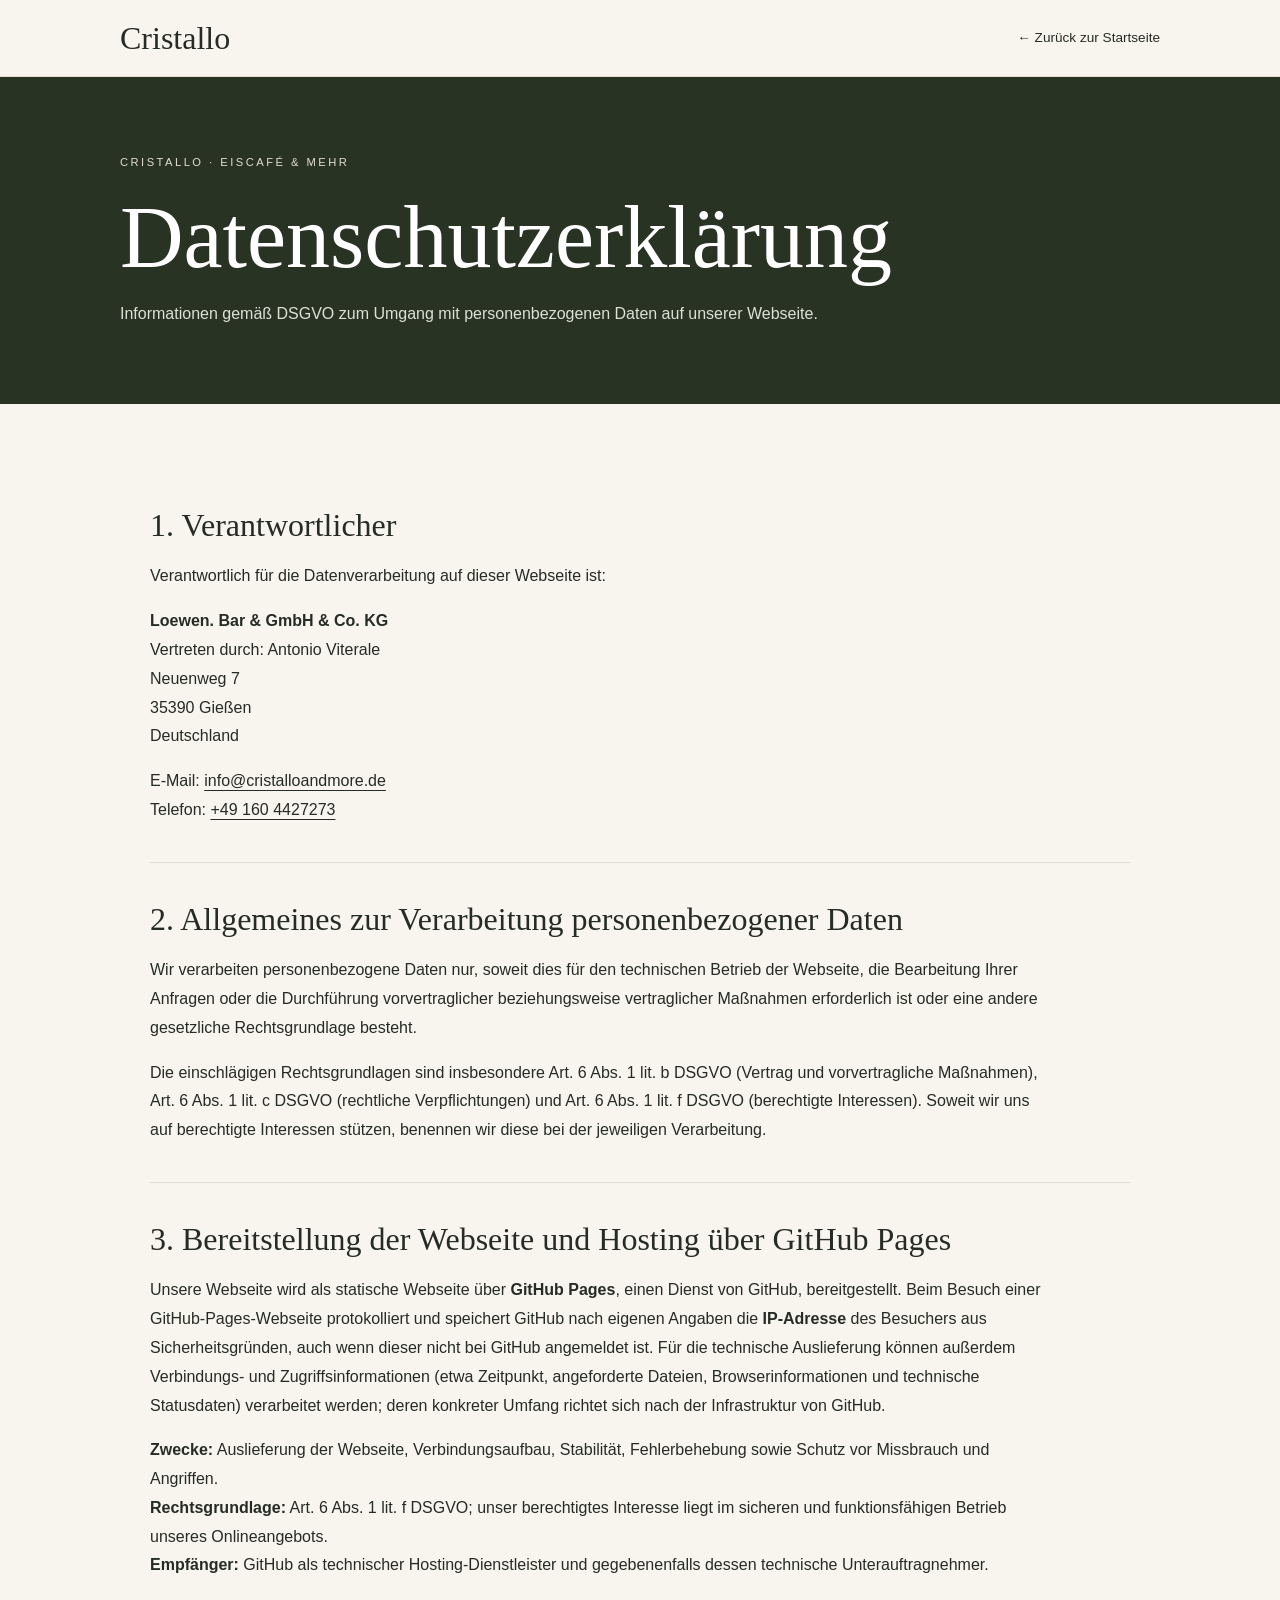
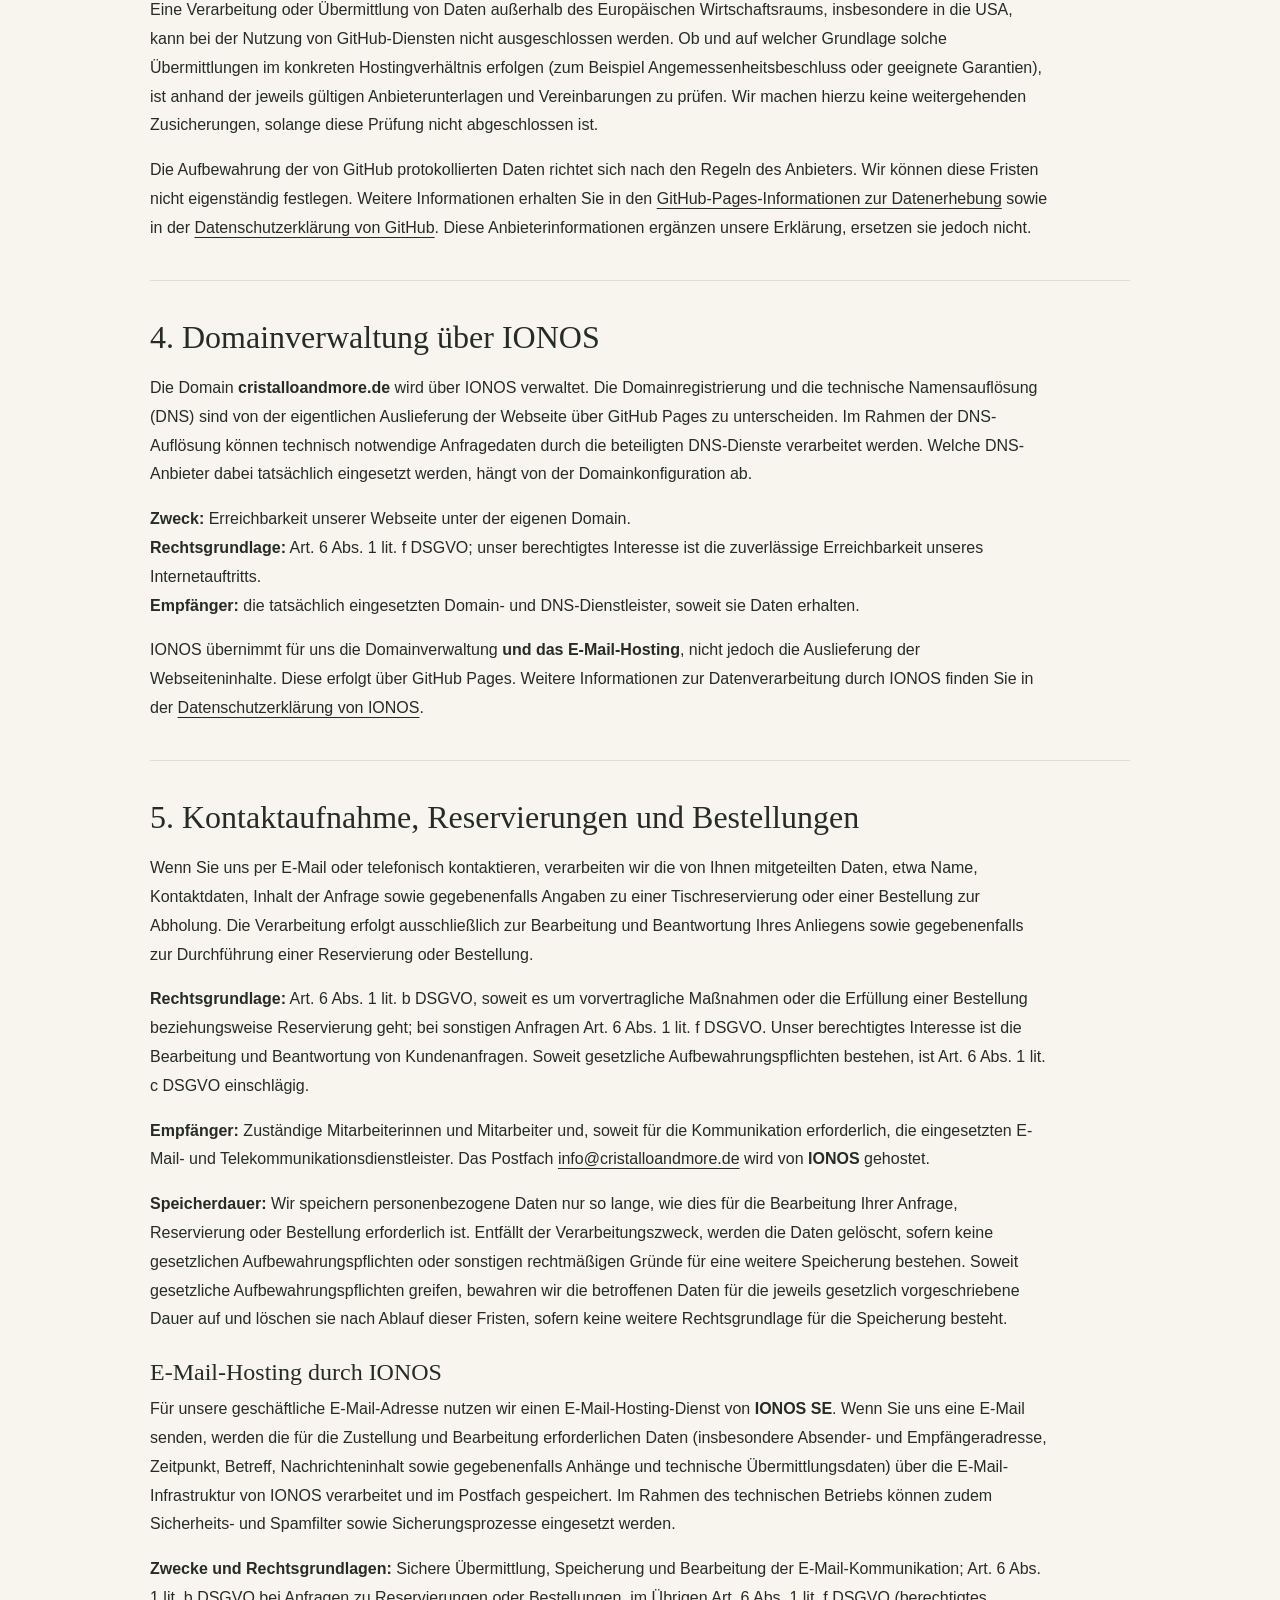
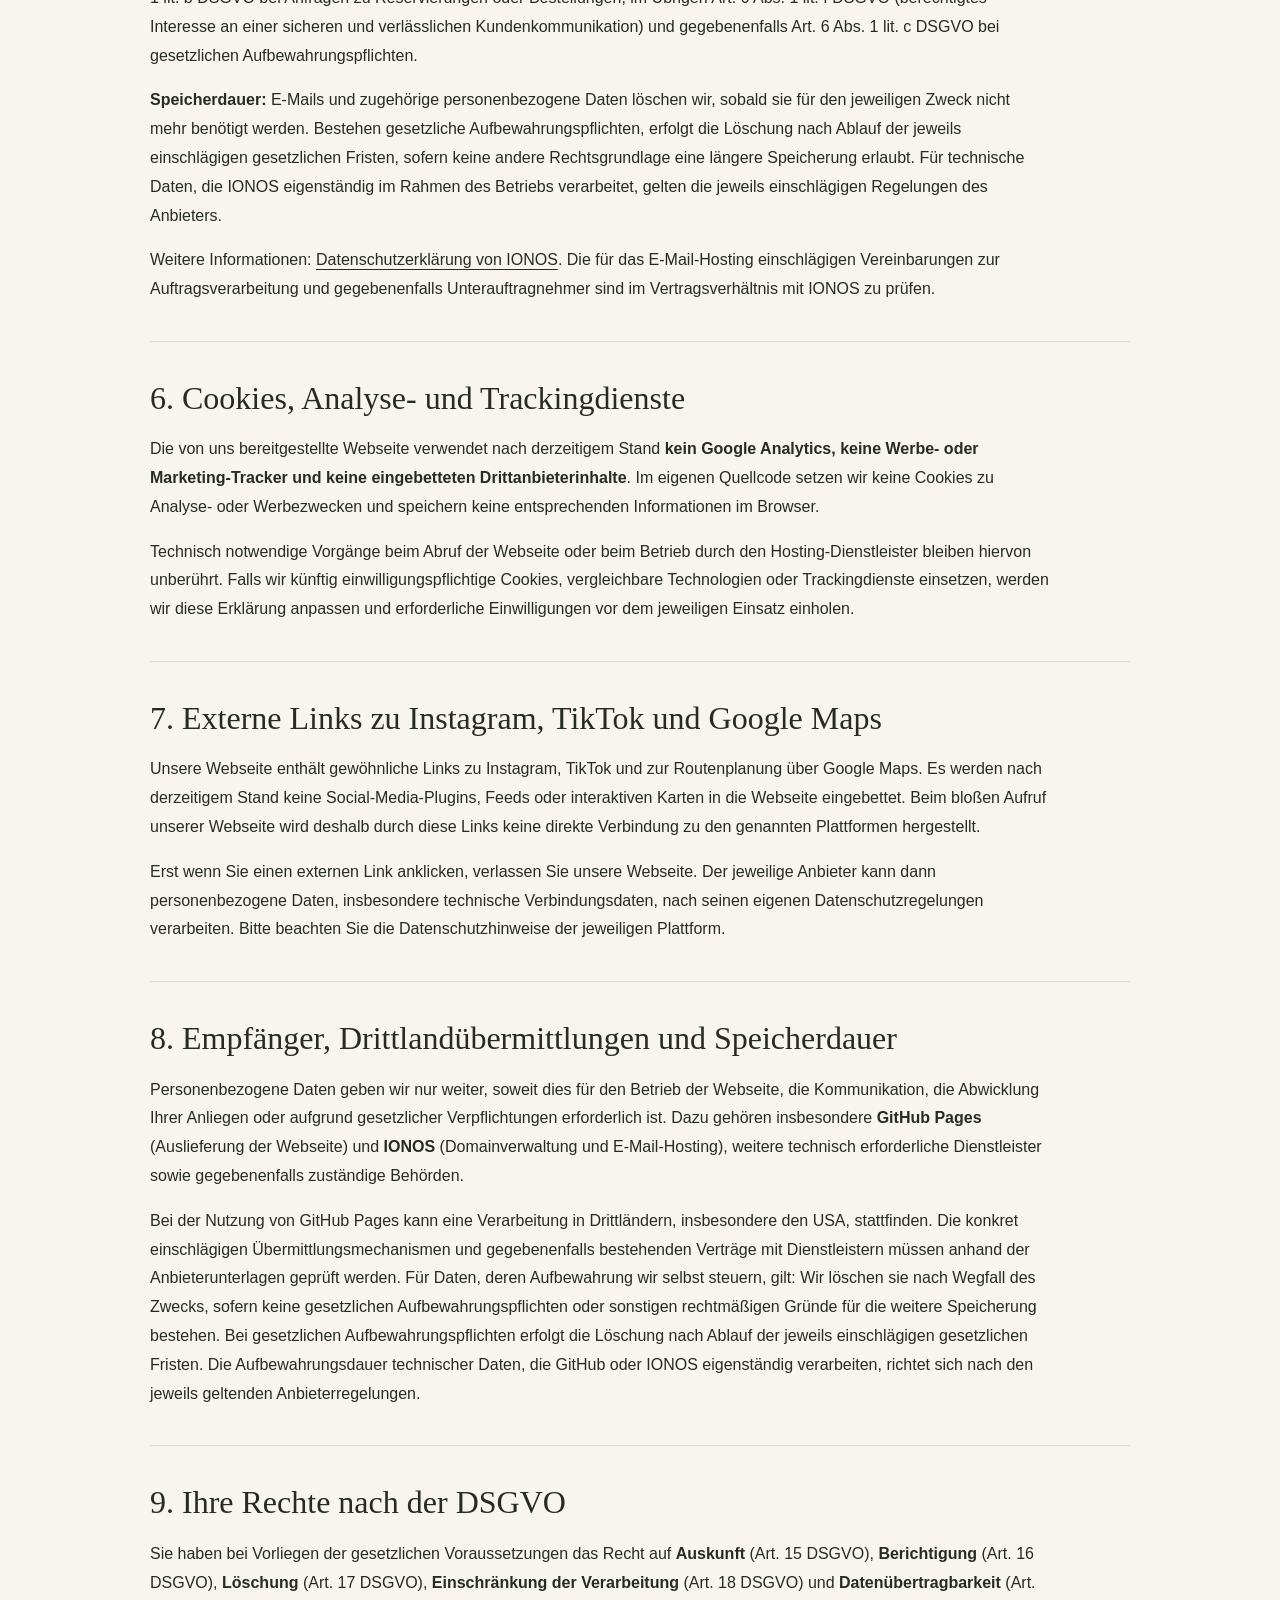
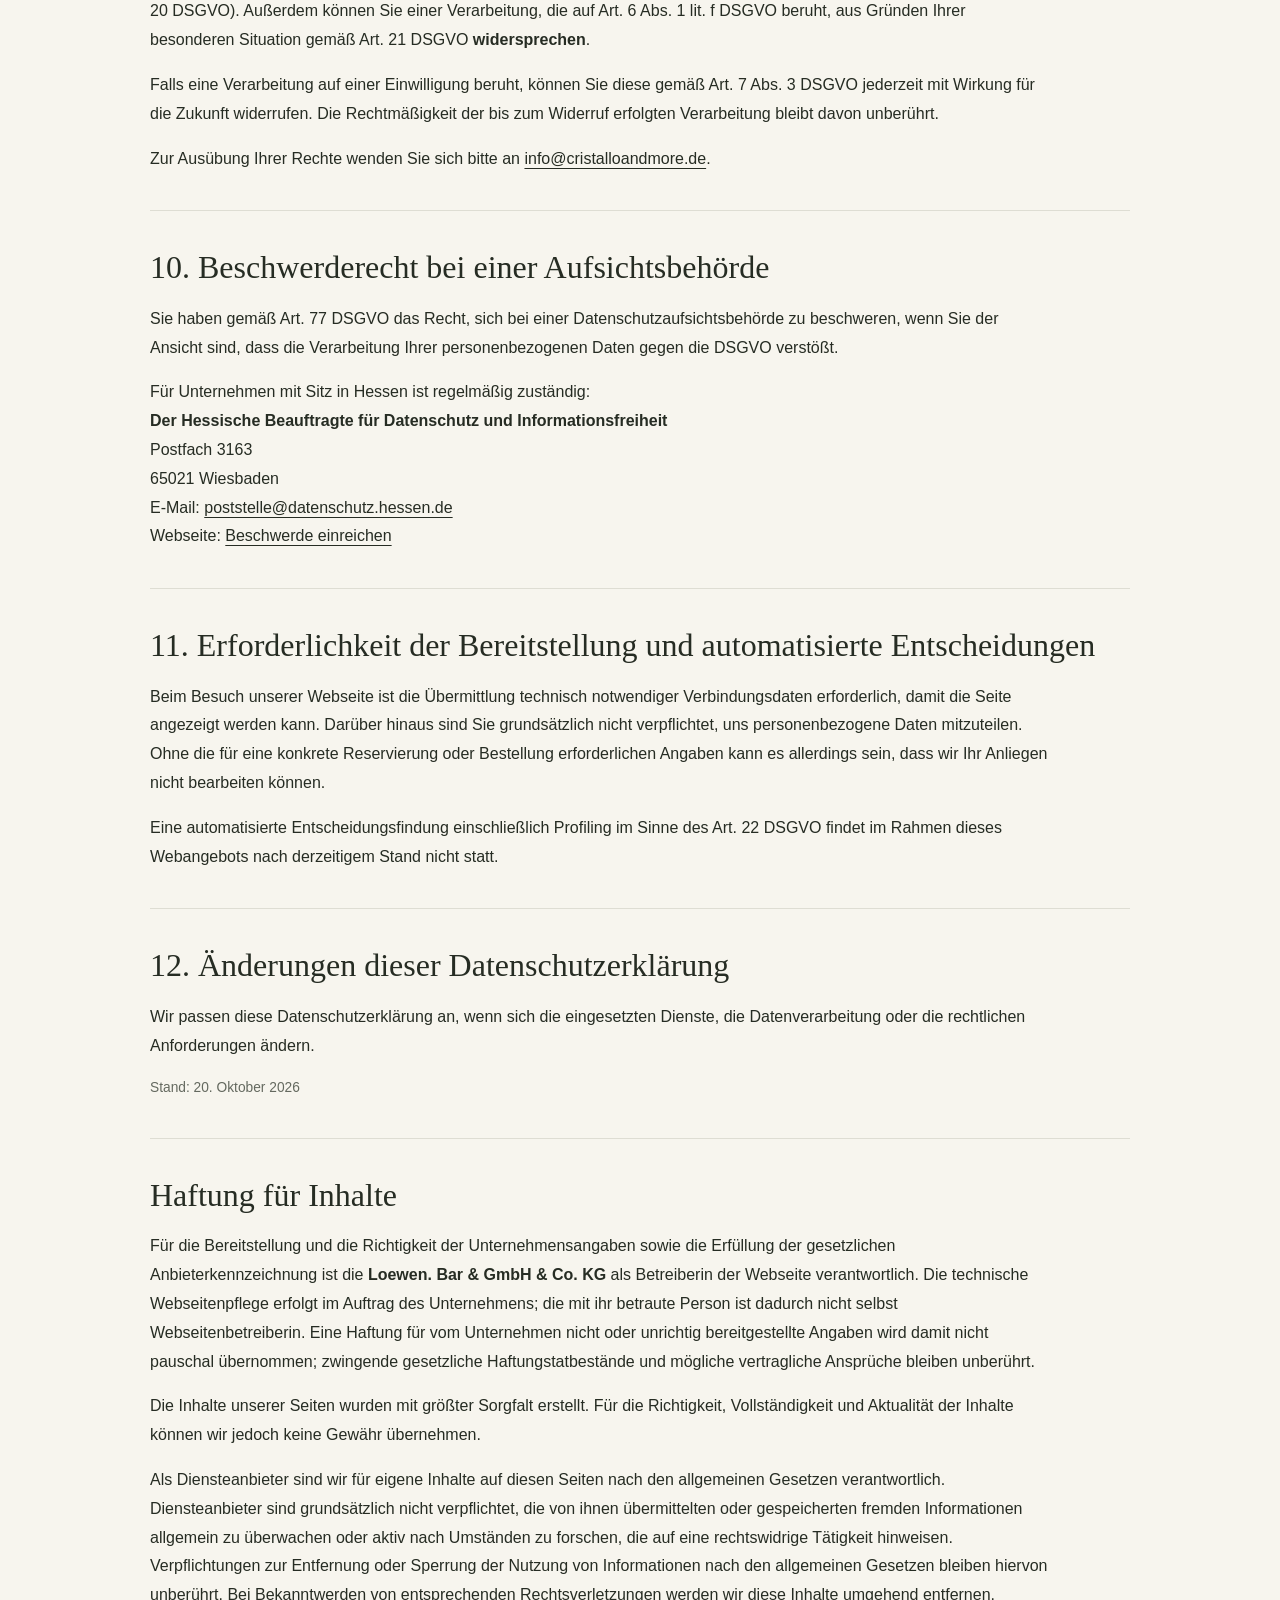
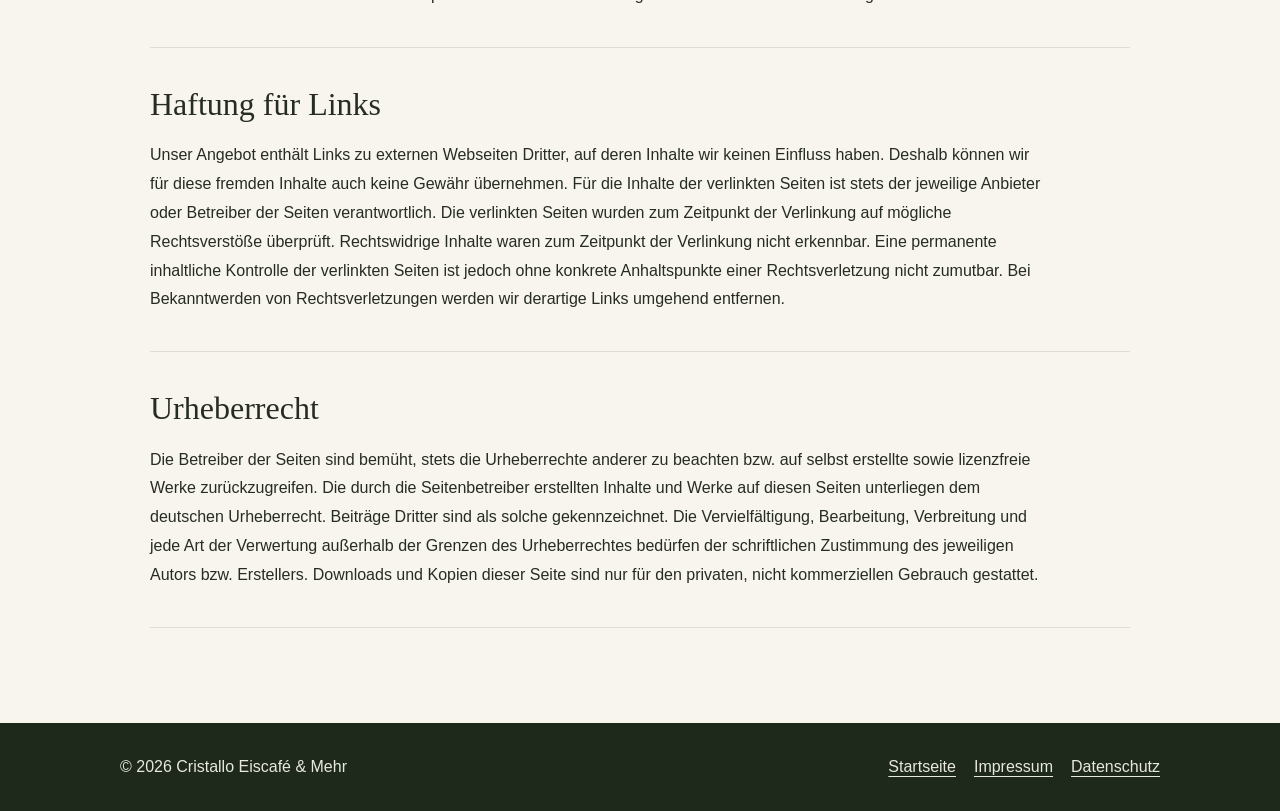
<file: datenschutz.html>
<!DOCTYPE html>

<html lang="de"><head><meta charset="utf-8"/><meta content="width=device-width,initial-scale=1" name="viewport"/><meta content="#293324" name="theme-color"/><title>Datenschutzerklärung &amp; Rechtliches | Cristallo Eiscafé &amp; Mehr</title><style>
:root{--cream:#f7f5ee;--paper:#fffdf8;--olive:#293324;--ink:#262c23;--muted:#64695f;--line:#deddd3;--font-head:'Bodoni MT','Didot','Palatino Linotype',Georgia,serif}
*{box-sizing:border-box}html{scroll-behavior:smooth}body{margin:0;background:var(--cream);color:var(--ink);font:16px/1.8 'Helvetica Neue',Arial,sans-serif;-webkit-font-smoothing:antialiased}a{color:inherit;text-underline-offset:4px}a:hover{color:#647254}.legal-header{border-bottom:1px solid var(--line);background:rgba(247,245,238,.96)}.legal-nav{max-width:1100px;margin:auto;padding:22px 30px;display:flex;align-items:center;justify-content:space-between;gap:24px}.legal-logo{font:2rem/1 var(--font-head);text-decoration:none}.back{font-size:.85rem;text-decoration:none}.legal-hero{background:var(--olive);color:white;padding:70px 30px 75px}.hero-inner{max-width:1040px;margin:auto}.kicker{font-size:.7rem;letter-spacing:.22em;text-transform:uppercase;color:#e1decf}.legal-hero h1{font:normal clamp(3.3rem,7vw,5.5rem)/1.05 var(--font-head);margin:16px 0}.legal-hero p{color:#dce1d6;max-width:720px;margin:0}.legal-main{max-width:1040px;margin:0 auto;padding:65px 30px 95px}.legal-grid{display:grid;grid-template-columns:1fr 1fr;gap:30px}.legal-card{background:var(--paper);padding:30px 35px;border:1px solid var(--line)}.legal-card h2,.legal-section h2{font:normal 2rem/1.2 var(--font-head);margin:0 0 22px}.legal-card p{margin:0 0 14px}.legal-card p:last-child{margin:0}.legal-section{padding:37px 0;border-bottom:1px solid var(--line)}.legal-section h2{margin-bottom:18px}.legal-section p{margin:0 0 16px;max-width:900px}.legal-section p:last-child{margin-bottom:0}.legal-section h3{font:normal 1.5rem var(--font-head);margin:25px 0 9px}.muted{color:var(--muted)}.legal-footer{background:#1e281b;color:#e7e8df;padding:30px}.legal-footer-inner{max-width:1040px;margin:auto;display:flex;justify-content:space-between;gap:20px;flex-wrap:wrap}.legal-footer a{margin-left:18px}.small{font-size:.86rem}.notice{border-left:3px solid var(--olive);padding:12px 18px;background:#eeeee6;color:#4e574a;font-size:.86rem}.legal-card a{overflow-wrap:anywhere}@media(max-width:700px){.legal-grid{grid-template-columns:1fr}.legal-main{padding:35px 20px 65px}.legal-card{padding:24px}.legal-hero{padding:55px 22px}.legal-nav{padding:18px 20px}.legal-section{padding:28px 0}}
</style></head>
<body><header class="legal-header"><nav class="legal-nav"><a class="legal-logo" href="index.html">Cristallo</a><a class="back" href="index.html">← Zurück zur Startseite</a></nav></header><section class="legal-hero"><div class="hero-inner"><span class="kicker">CRISTALLO · EISCAFÉ &amp; MEHR</span><h1>Datenschutzerklärung</h1><p>Informationen gemäß DSGVO zum Umgang mit personenbezogenen Daten auf unserer Webseite.</p></div></section><main class="legal-main"><section class="legal-section" id="verantwortlicher">
<h2>1. Verantwortlicher</h2>
<p>Verantwortlich für die Datenverarbeitung auf dieser Webseite ist:</p>
<p><strong>Loewen. Bar &amp; GmbH &amp; Co. KG</strong><br/>Vertreten durch: Antonio Viterale <br/>Neuenweg 7<br/>35390 Gießen<br/>Deutschland</p>
<p>E-Mail: <a href="mailto:info@cristalloandmore.de">info@cristalloandmore.de</a><br/>Telefon: <a href="tel:+491604427273">+49 160 4427273</a></p>
</section><section class="legal-section" id="allgemeines">
<h2>2. Allgemeines zur Verarbeitung personenbezogener Daten</h2>
<p>Wir verarbeiten personenbezogene Daten nur, soweit dies für den technischen Betrieb der Webseite, die Bearbeitung Ihrer Anfragen oder die Durchführung vorvertraglicher beziehungsweise vertraglicher Maßnahmen erforderlich ist oder eine andere gesetzliche Rechtsgrundlage besteht.</p>
<p>Die einschlägigen Rechtsgrundlagen sind insbesondere Art. 6 Abs. 1 lit. b DSGVO (Vertrag und vorvertragliche Maßnahmen), Art. 6 Abs. 1 lit. c DSGVO (rechtliche Verpflichtungen) und Art. 6 Abs. 1 lit. f DSGVO (berechtigte Interessen). Soweit wir uns auf berechtigte Interessen stützen, benennen wir diese bei der jeweiligen Verarbeitung.</p>
</section><section class="legal-section" id="hosting">
<h2>3. Bereitstellung der Webseite und Hosting über GitHub Pages</h2>
<p>Unsere Webseite wird als statische Webseite über <strong>GitHub Pages</strong>, einen Dienst von GitHub, bereitgestellt. Beim Besuch einer GitHub-Pages-Webseite protokolliert und speichert GitHub nach eigenen Angaben die <strong>IP-Adresse</strong> des Besuchers aus Sicherheitsgründen, auch wenn dieser nicht bei GitHub angemeldet ist. Für die technische Auslieferung können außerdem Verbindungs- und Zugriffsinformationen (etwa Zeitpunkt, angeforderte Dateien, Browserinformationen und technische Statusdaten) verarbeitet werden; deren konkreter Umfang richtet sich nach der Infrastruktur von GitHub.</p>
<p><strong>Zwecke:</strong> Auslieferung der Webseite, Verbindungsaufbau, Stabilität, Fehlerbehebung sowie Schutz vor Missbrauch und Angriffen.<br/><strong>Rechtsgrundlage:</strong> Art. 6 Abs. 1 lit. f DSGVO; unser berechtigtes Interesse liegt im sicheren und funktionsfähigen Betrieb unseres Onlineangebots.<br/><strong>Empfänger:</strong> GitHub als technischer Hosting-Dienstleister und gegebenenfalls dessen technische Unterauftragnehmer.</p>
<p>Eine Verarbeitung oder Übermittlung von Daten außerhalb des Europäischen Wirtschaftsraums, insbesondere in die USA, kann bei der Nutzung von GitHub-Diensten nicht ausgeschlossen werden. Ob und auf welcher Grundlage solche Übermittlungen im konkreten Hostingverhältnis erfolgen (zum Beispiel Angemessenheitsbeschluss oder geeignete Garantien), ist anhand der jeweils gültigen Anbieterunterlagen und Vereinbarungen zu prüfen. Wir machen hierzu keine weitergehenden Zusicherungen, solange diese Prüfung nicht abgeschlossen ist.</p>
<p>Die Aufbewahrung der von GitHub protokollierten Daten richtet sich nach den Regeln des Anbieters. Wir können diese Fristen nicht eigenständig festlegen. Weitere Informationen erhalten Sie in den <a href="https://docs.github.com/de/pages/getting-started-with-github-pages/what-is-github-pages" rel="noopener noreferrer" target="_blank">GitHub-Pages-Informationen zur Datenerhebung</a> sowie in der <a href="https://docs.github.com/de/site-policy/privacy-policies/github-general-privacy-statement" rel="noopener noreferrer" target="_blank">Datenschutzerklärung von GitHub</a>. Diese Anbieterinformationen ergänzen unsere Erklärung, ersetzen sie jedoch nicht.</p>
</section><section class="legal-section" id="domain">
<h2>4. Domainverwaltung über IONOS</h2>
<p>Die Domain <strong>cristalloandmore.de</strong> wird über IONOS verwaltet. Die Domainregistrierung und die technische Namensauflösung (DNS) sind von der eigentlichen Auslieferung der Webseite über GitHub Pages zu unterscheiden. Im Rahmen der DNS-Auflösung können technisch notwendige Anfragedaten durch die beteiligten DNS-Dienste verarbeitet werden. Welche DNS-Anbieter dabei tatsächlich eingesetzt werden, hängt von der Domainkonfiguration ab.</p>
<p><strong>Zweck:</strong> Erreichbarkeit unserer Webseite unter der eigenen Domain.<br/><strong>Rechtsgrundlage:</strong> Art. 6 Abs. 1 lit. f DSGVO; unser berechtigtes Interesse ist die zuverlässige Erreichbarkeit unseres Internetauftritts.<br/><strong>Empfänger:</strong> die tatsächlich eingesetzten Domain- und DNS-Dienstleister, soweit sie Daten erhalten.</p>
<p>IONOS übernimmt für uns die Domainverwaltung <strong>und das E-Mail-Hosting</strong>, nicht jedoch die Auslieferung der Webseiteninhalte. Diese erfolgt über GitHub Pages. Weitere Informationen zur Datenverarbeitung durch IONOS finden Sie in der <a href="https://www.ionos.de/datenschutzerklaerung" rel="noopener noreferrer" target="_blank">Datenschutzerklärung von IONOS</a>.</p>
</section><section class="legal-section" id="kontakt">
<h2>5. Kontaktaufnahme, Reservierungen und Bestellungen</h2>
<p>Wenn Sie uns per E-Mail oder telefonisch kontaktieren, verarbeiten wir die von Ihnen mitgeteilten Daten, etwa Name, Kontaktdaten, Inhalt der Anfrage sowie gegebenenfalls Angaben zu einer Tischreservierung oder einer Bestellung zur Abholung. Die Verarbeitung erfolgt ausschließlich zur Bearbeitung und Beantwortung Ihres Anliegens sowie gegebenenfalls zur Durchführung einer Reservierung oder Bestellung.</p>
<p><strong>Rechtsgrundlage:</strong> Art. 6 Abs. 1 lit. b DSGVO, soweit es um vorvertragliche Maßnahmen oder die Erfüllung einer Bestellung beziehungsweise Reservierung geht; bei sonstigen Anfragen Art. 6 Abs. 1 lit. f DSGVO. Unser berechtigtes Interesse ist die Bearbeitung und Beantwortung von Kundenanfragen. Soweit gesetzliche Aufbewahrungspflichten bestehen, ist Art. 6 Abs. 1 lit. c DSGVO einschlägig.</p>
<p><strong>Empfänger:</strong> Zuständige Mitarbeiterinnen und Mitarbeiter und, soweit für die Kommunikation erforderlich, die eingesetzten E-Mail- und Telekommunikationsdienstleister. Das Postfach <a href="mailto:info@cristalloandmore.de">info@cristalloandmore.de</a> wird von <strong>IONOS</strong> gehostet.</p>
<p><strong>Speicherdauer:</strong> Wir speichern personenbezogene Daten nur so lange, wie dies für die Bearbeitung Ihrer Anfrage, Reservierung oder Bestellung erforderlich ist. Entfällt der Verarbeitungszweck, werden die Daten gelöscht, sofern keine gesetzlichen Aufbewahrungspflichten oder sonstigen rechtmäßigen Gründe für eine weitere Speicherung bestehen. Soweit gesetzliche Aufbewahrungspflichten greifen, bewahren wir die betroffenen Daten für die jeweils gesetzlich vorgeschriebene Dauer auf und löschen sie nach Ablauf dieser Fristen, sofern keine weitere Rechtsgrundlage für die Speicherung besteht.</p>
<h3>E-Mail-Hosting durch IONOS</h3>
<p>Für unsere geschäftliche E-Mail-Adresse nutzen wir einen E-Mail-Hosting-Dienst von <strong>IONOS SE</strong>. Wenn Sie uns eine E-Mail senden, werden die für die Zustellung und Bearbeitung erforderlichen Daten (insbesondere Absender- und Empfängeradresse, Zeitpunkt, Betreff, Nachrichteninhalt sowie gegebenenfalls Anhänge und technische Übermittlungsdaten) über die E-Mail-Infrastruktur von IONOS verarbeitet und im Postfach gespeichert. Im Rahmen des technischen Betriebs können zudem Sicherheits- und Spamfilter sowie Sicherungsprozesse eingesetzt werden.</p>
<p><strong>Zwecke und Rechtsgrundlagen:</strong> Sichere Übermittlung, Speicherung und Bearbeitung der E-Mail-Kommunikation; Art. 6 Abs. 1 lit. b DSGVO bei Anfragen zu Reservierungen oder Bestellungen, im Übrigen Art. 6 Abs. 1 lit. f DSGVO (berechtigtes Interesse an einer sicheren und verlässlichen Kundenkommunikation) und gegebenenfalls Art. 6 Abs. 1 lit. c DSGVO bei gesetzlichen Aufbewahrungspflichten.</p>
<p><strong>Speicherdauer:</strong> E-Mails und zugehörige personenbezogene Daten löschen wir, sobald sie für den jeweiligen Zweck nicht mehr benötigt werden. Bestehen gesetzliche Aufbewahrungspflichten, erfolgt die Löschung nach Ablauf der jeweils einschlägigen gesetzlichen Fristen, sofern keine andere Rechtsgrundlage eine längere Speicherung erlaubt. Für technische Daten, die IONOS eigenständig im Rahmen des Betriebs verarbeitet, gelten die jeweils einschlägigen Regelungen des Anbieters.</p>
<p>Weitere Informationen: <a href="https://www.ionos.de/datenschutzerklaerung" rel="noopener noreferrer" target="_blank">Datenschutzerklärung von IONOS</a>. Die für das E-Mail-Hosting einschlägigen Vereinbarungen zur Auftragsverarbeitung und gegebenenfalls Unterauftragnehmer sind im Vertragsverhältnis mit IONOS zu prüfen.</p></section><section class="legal-section" id="cookies">
<h2>6. Cookies, Analyse- und Trackingdienste</h2>
<p>Die von uns bereitgestellte Webseite verwendet nach derzeitigem Stand <strong>kein Google Analytics, keine Werbe- oder Marketing-Tracker und keine eingebetteten Drittanbieterinhalte</strong>. Im eigenen Quellcode setzen wir keine Cookies zu Analyse- oder Werbezwecken und speichern keine entsprechenden Informationen im Browser.</p>
<p>Technisch notwendige Vorgänge beim Abruf der Webseite oder beim Betrieb durch den Hosting-Dienstleister bleiben hiervon unberührt. Falls wir künftig einwilligungspflichtige Cookies, vergleichbare Technologien oder Trackingdienste einsetzen, werden wir diese Erklärung anpassen und erforderliche Einwilligungen vor dem jeweiligen Einsatz einholen.</p>
</section><section class="legal-section" id="externe-links">
<h2>7. Externe Links zu Instagram, TikTok und Google Maps</h2>
<p>Unsere Webseite enthält gewöhnliche Links zu Instagram, TikTok und zur Routenplanung über Google Maps. Es werden nach derzeitigem Stand keine Social-Media-Plugins, Feeds oder interaktiven Karten in die Webseite eingebettet. Beim bloßen Aufruf unserer Webseite wird deshalb durch diese Links keine direkte Verbindung zu den genannten Plattformen hergestellt.</p>
<p>Erst wenn Sie einen externen Link anklicken, verlassen Sie unsere Webseite. Der jeweilige Anbieter kann dann personenbezogene Daten, insbesondere technische Verbindungsdaten, nach seinen eigenen Datenschutzregelungen verarbeiten. Bitte beachten Sie die Datenschutzhinweise der jeweiligen Plattform.</p>
</section><section class="legal-section" id="empfaenger">
<h2>8. Empfänger, Drittlandübermittlungen und Speicherdauer</h2>
<p>Personenbezogene Daten geben wir nur weiter, soweit dies für den Betrieb der Webseite, die Kommunikation, die Abwicklung Ihrer Anliegen oder aufgrund gesetzlicher Verpflichtungen erforderlich ist. Dazu gehören insbesondere <strong>GitHub Pages</strong> (Auslieferung der Webseite) und <strong>IONOS</strong> (Domainverwaltung und E-Mail-Hosting), weitere technisch erforderliche Dienstleister sowie gegebenenfalls zuständige Behörden.</p>
<p>Bei der Nutzung von GitHub Pages kann eine Verarbeitung in Drittländern, insbesondere den USA, stattfinden. Die konkret einschlägigen Übermittlungsmechanismen und gegebenenfalls bestehenden Verträge mit Dienstleistern müssen anhand der Anbieterunterlagen geprüft werden. Für Daten, deren Aufbewahrung wir selbst steuern, gilt: Wir löschen sie nach Wegfall des Zwecks, sofern keine gesetzlichen Aufbewahrungspflichten oder sonstigen rechtmäßigen Gründe für die weitere Speicherung bestehen. Bei gesetzlichen Aufbewahrungspflichten erfolgt die Löschung nach Ablauf der jeweils einschlägigen gesetzlichen Fristen. Die Aufbewahrungsdauer technischer Daten, die GitHub oder IONOS eigenständig verarbeiten, richtet sich nach den jeweils geltenden Anbieterregelungen.</p>
</section><section class="legal-section" id="rechte">
<h2>9. Ihre Rechte nach der DSGVO</h2>
<p>Sie haben bei Vorliegen der gesetzlichen Voraussetzungen das Recht auf <strong>Auskunft</strong> (Art. 15 DSGVO), <strong>Berichtigung</strong> (Art. 16 DSGVO), <strong>Löschung</strong> (Art. 17 DSGVO), <strong>Einschränkung der Verarbeitung</strong> (Art. 18 DSGVO) und <strong>Datenübertragbarkeit</strong> (Art. 20 DSGVO). Außerdem können Sie einer Verarbeitung, die auf Art. 6 Abs. 1 lit. f DSGVO beruht, aus Gründen Ihrer besonderen Situation gemäß Art. 21 DSGVO <strong>widersprechen</strong>.</p>
<p>Falls eine Verarbeitung auf einer Einwilligung beruht, können Sie diese gemäß Art. 7 Abs. 3 DSGVO jederzeit mit Wirkung für die Zukunft widerrufen. Die Rechtmäßigkeit der bis zum Widerruf erfolgten Verarbeitung bleibt davon unberührt.</p>
<p>Zur Ausübung Ihrer Rechte wenden Sie sich bitte an <a href="mailto:info@cristalloandmore.de">info@cristalloandmore.de</a>.</p>
</section><section class="legal-section" id="beschwerde">
<h2>10. Beschwerderecht bei einer Aufsichtsbehörde</h2>
<p>Sie haben gemäß Art. 77 DSGVO das Recht, sich bei einer Datenschutzaufsichtsbehörde zu beschweren, wenn Sie der Ansicht sind, dass die Verarbeitung Ihrer personenbezogenen Daten gegen die DSGVO verstößt.</p>
<p>Für Unternehmen mit Sitz in Hessen ist regelmäßig zuständig:<br/><strong>Der Hessische Beauftragte für Datenschutz und Informationsfreiheit</strong><br/>Postfach 3163<br/>65021 Wiesbaden<br/>E-Mail: <a href="mailto:poststelle@datenschutz.hessen.de">poststelle@datenschutz.hessen.de</a><br/>Webseite: <a href="https://datenschutz.hessen.de/service/beschwerde-uebermitteln" rel="noopener noreferrer" target="_blank">Beschwerde einreichen</a></p>
</section><section class="legal-section" id="bereitstellung">
<h2>11. Erforderlichkeit der Bereitstellung und automatisierte Entscheidungen</h2>
<p>Beim Besuch unserer Webseite ist die Übermittlung technisch notwendiger Verbindungsdaten erforderlich, damit die Seite angezeigt werden kann. Darüber hinaus sind Sie grundsätzlich nicht verpflichtet, uns personenbezogene Daten mitzuteilen. Ohne die für eine konkrete Reservierung oder Bestellung erforderlichen Angaben kann es allerdings sein, dass wir Ihr Anliegen nicht bearbeiten können.</p>
<p>Eine automatisierte Entscheidungsfindung einschließlich Profiling im Sinne des Art. 22 DSGVO findet im Rahmen dieses Webangebots nach derzeitigem Stand nicht statt.</p>
</section><section class="legal-section" id="aenderungen">
<h2>12. Änderungen dieser Datenschutzerklärung</h2>
<p>Wir passen diese Datenschutzerklärung an, wenn sich die eingesetzten Dienste, die Datenverarbeitung oder die rechtlichen Anforderungen ändern.</p>
<p class="muted small">Stand: 20. Oktober 2026</p>
</section>
<section class="legal-section"><h2>Haftung für Inhalte</h2>
<p>Für die Bereitstellung und die Richtigkeit der Unternehmensangaben sowie die Erfüllung der gesetzlichen Anbieterkennzeichnung ist die <strong>Loewen. Bar &amp; GmbH &amp; Co. KG</strong> als Betreiberin der Webseite verantwortlich. Die technische Webseitenpflege erfolgt im Auftrag des Unternehmens; die mit ihr betraute Person ist dadurch nicht selbst Webseitenbetreiberin. Eine Haftung für vom Unternehmen nicht oder unrichtig bereitgestellte Angaben wird damit nicht pauschal übernommen; zwingende gesetzliche Haftungstatbestände und mögliche vertragliche Ansprüche bleiben unberührt.</p><p>Die Inhalte unserer Seiten wurden mit größter Sorgfalt erstellt. Für die Richtigkeit, Vollständigkeit und Aktualität der Inhalte können wir jedoch keine Gewähr übernehmen.</p>
<p>Als Diensteanbieter sind wir für eigene Inhalte auf diesen Seiten nach den allgemeinen Gesetzen verantwortlich. Diensteanbieter sind grundsätzlich nicht verpflichtet, die von ihnen übermittelten oder gespeicherten fremden Informationen allgemein zu überwachen oder aktiv nach Umständen zu forschen, die auf eine rechtswidrige Tätigkeit hinweisen. Verpflichtungen zur Entfernung oder Sperrung der Nutzung von Informationen nach den allgemeinen Gesetzen bleiben hiervon unberührt. Bei Bekanntwerden von entsprechenden Rechtsverletzungen werden wir diese Inhalte umgehend entfernen.</p></section>
<section class="legal-section"><h2>Haftung für Links</h2><p>Unser Angebot enthält Links zu externen Webseiten Dritter, auf deren Inhalte wir keinen Einfluss haben. Deshalb können wir für diese fremden Inhalte auch keine Gewähr übernehmen. Für die Inhalte der verlinkten Seiten ist stets der jeweilige Anbieter oder Betreiber der Seiten verantwortlich. Die verlinkten Seiten wurden zum Zeitpunkt der Verlinkung auf mögliche Rechtsverstöße überprüft. Rechtswidrige Inhalte waren zum Zeitpunkt der Verlinkung nicht erkennbar. Eine permanente inhaltliche Kontrolle der verlinkten Seiten ist jedoch ohne konkrete Anhaltspunkte einer Rechtsverletzung nicht zumutbar. Bei Bekanntwerden von Rechtsverletzungen werden wir derartige Links umgehend entfernen.</p></section>
<section class="legal-section"><h2>Urheberrecht</h2><p>Die Betreiber der Seiten sind bemüht, stets die Urheberrechte anderer zu beachten bzw. auf selbst erstellte sowie lizenzfreie Werke zurückzugreifen. Die durch die Seitenbetreiber erstellten Inhalte und Werke auf diesen Seiten unterliegen dem deutschen Urheberrecht. Beiträge Dritter sind als solche gekennzeichnet. Die Vervielfältigung, Bearbeitung, Verbreitung und jede Art der Verwertung außerhalb der Grenzen des Urheberrechtes bedürfen der schriftlichen Zustimmung des jeweiligen Autors bzw. Erstellers. Downloads und Kopien dieser Seite sind nur für den privaten, nicht kommerziellen Gebrauch gestattet.</p></section></main><footer class="legal-footer"><div class="legal-footer-inner"><span>© 2026 Cristallo Eiscafé &amp; Mehr</span><span><a href="index.html">Startseite</a><a href="impressum.html">Impressum</a><a href="datenschutz.html">Datenschutz</a></span></div></footer></body></html>
</file>
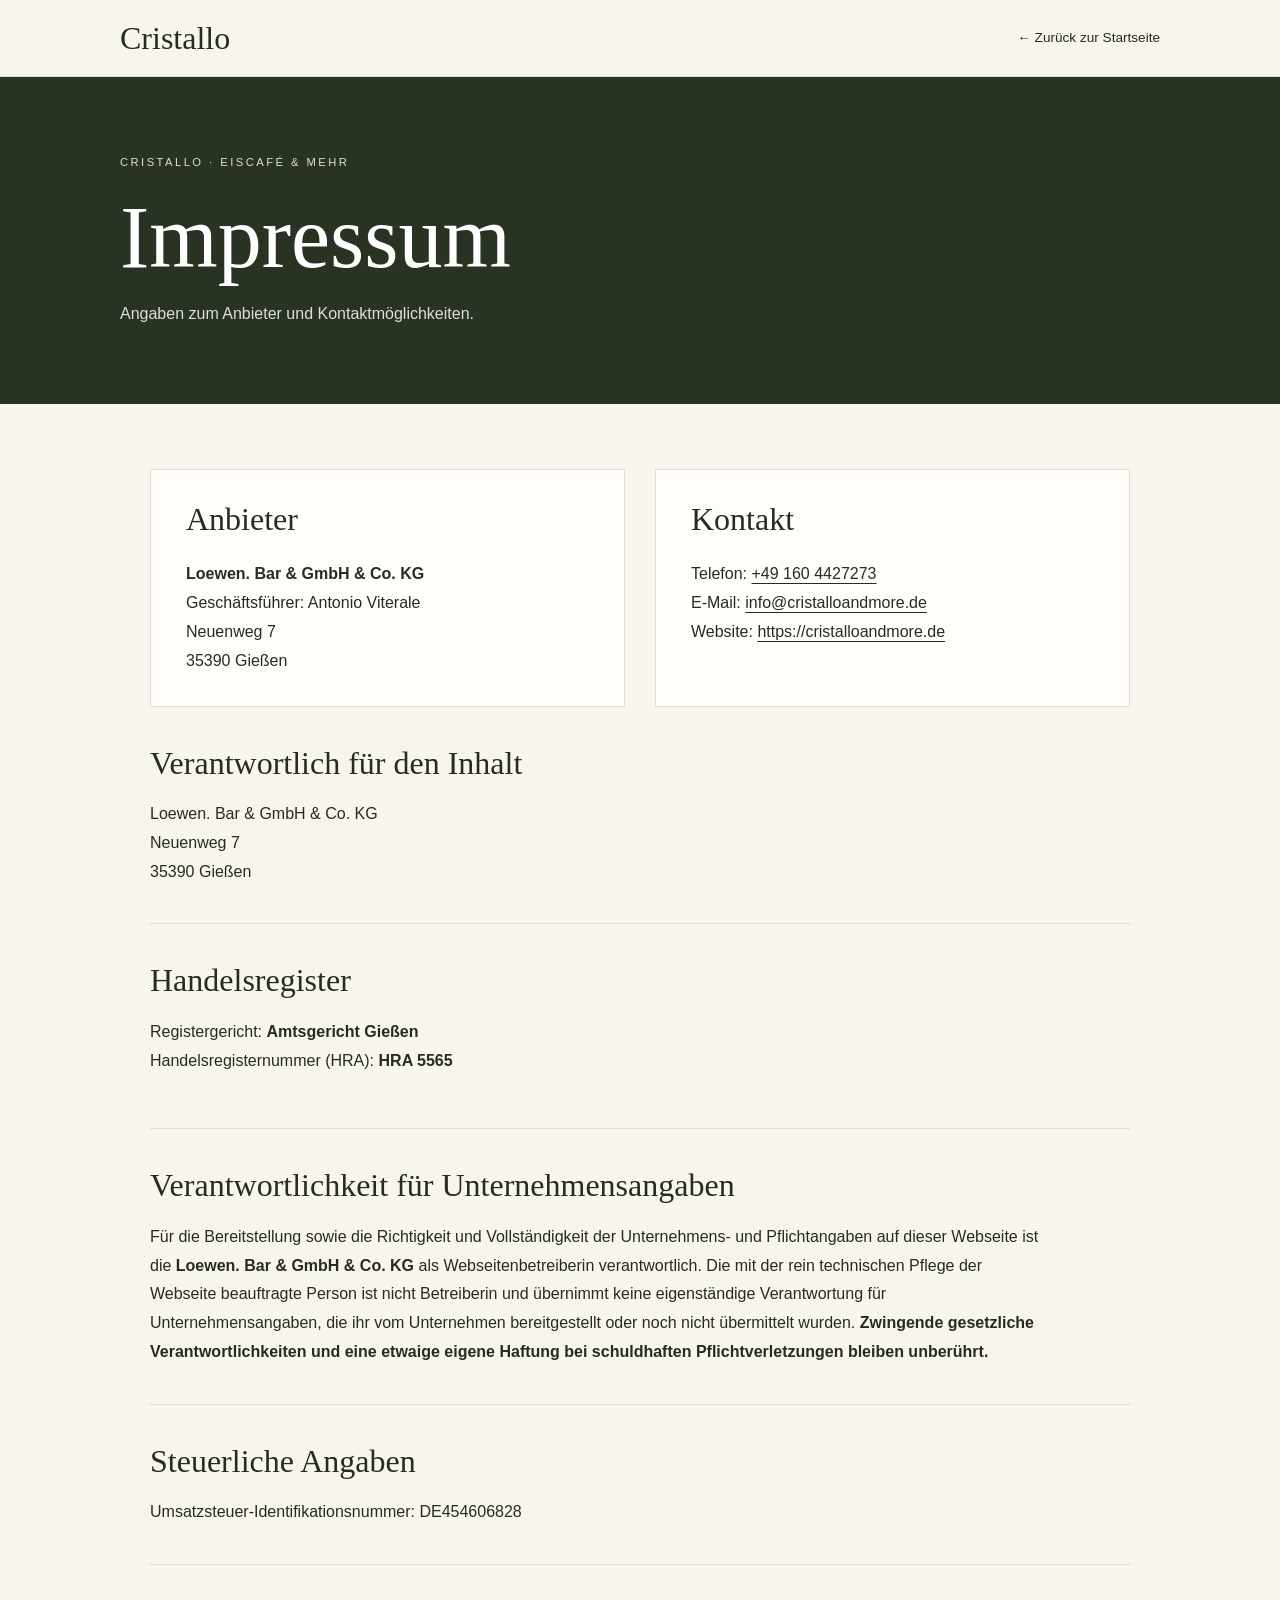
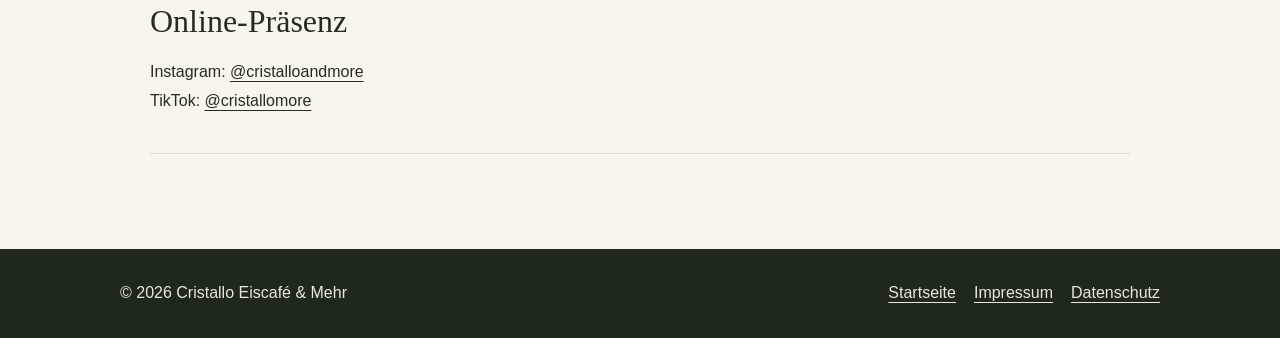
<file: impressum.html>
<!doctype html>
<html lang="de"><head><meta charset="utf-8"><meta name="viewport" content="width=device-width,initial-scale=1"><meta name="theme-color" content="#293324"><title>Impressum | Cristallo Eiscafé &amp; Mehr</title><style>
:root{--cream:#f7f5ee;--paper:#fffdf8;--olive:#293324;--ink:#262c23;--muted:#64695f;--line:#deddd3;--font-head:'Bodoni MT','Didot','Palatino Linotype',Georgia,serif}
*{box-sizing:border-box}html{scroll-behavior:smooth}body{margin:0;background:var(--cream);color:var(--ink);font:16px/1.8 'Helvetica Neue',Arial,sans-serif;-webkit-font-smoothing:antialiased}a{color:inherit;text-underline-offset:4px}a:hover{color:#647254}.legal-header{border-bottom:1px solid var(--line);background:rgba(247,245,238,.96)}.legal-nav{max-width:1100px;margin:auto;padding:22px 30px;display:flex;align-items:center;justify-content:space-between;gap:24px}.legal-logo{font:2rem/1 var(--font-head);text-decoration:none}.back{font-size:.85rem;text-decoration:none}.legal-hero{background:var(--olive);color:white;padding:70px 30px 75px}.hero-inner{max-width:1040px;margin:auto}.kicker{font-size:.7rem;letter-spacing:.22em;text-transform:uppercase;color:#e1decf}.legal-hero h1{font:normal clamp(3.3rem,7vw,5.5rem)/1.05 var(--font-head);margin:16px 0}.legal-hero p{color:#dce1d6;max-width:720px;margin:0}.legal-main{max-width:1040px;margin:0 auto;padding:65px 30px 95px}.legal-grid{display:grid;grid-template-columns:1fr 1fr;gap:30px}.legal-card{background:var(--paper);padding:30px 35px;border:1px solid var(--line)}.legal-card h2,.legal-section h2{font:normal 2rem/1.2 var(--font-head);margin:0 0 22px}.legal-card p{margin:0 0 14px}.legal-card p:last-child{margin:0}.legal-section{padding:37px 0;border-bottom:1px solid var(--line)}.legal-section h2{margin-bottom:18px}.legal-section p{margin:0 0 16px;max-width:900px}.legal-section p:last-child{margin-bottom:0}.legal-section h3{font:normal 1.5rem var(--font-head);margin:25px 0 9px}.muted{color:var(--muted)}.legal-footer{background:#1e281b;color:#e7e8df;padding:30px}.legal-footer-inner{max-width:1040px;margin:auto;display:flex;justify-content:space-between;gap:20px;flex-wrap:wrap}.legal-footer a{margin-left:18px}.small{font-size:.86rem}.notice{border-left:3px solid var(--olive);padding:12px 18px;background:#eeeee6;color:#4e574a;font-size:.86rem}.legal-card a{overflow-wrap:anywhere}@media(max-width:700px){.legal-grid{grid-template-columns:1fr}.legal-main{padding:35px 20px 65px}.legal-card{padding:24px}.legal-hero{padding:55px 22px}.legal-nav{padding:18px 20px}.legal-section{padding:28px 0}}
</style></head>
<body><header class="legal-header"><nav class="legal-nav"><a class="legal-logo" href="index.html">Cristallo</a><a class="back" href="index.html">← Zurück zur Startseite</a></nav></header><section class="legal-hero"><div class="hero-inner"><span class="kicker">CRISTALLO · EISCAFÉ &amp; MEHR</span><h1>Impressum</h1><p>Angaben zum Anbieter und Kontaktmöglichkeiten.</p></div></section><main class="legal-main"><div class="legal-grid">
<section class="legal-card"><h2>Anbieter</h2><p><strong>Loewen. Bar &amp; GmbH &amp; Co. KG</strong><br>Geschäftsführer: Antonio Viterale<br>Neuenweg 7<br>35390 Gießen</p></section>
<section class="legal-card"><h2>Kontakt</h2><p>Telefon: <a href="tel:+491604427273">+49 160 4427273</a><br>E-Mail: <a href="mailto:info@cristalloandmore.de">info@cristalloandmore.de</a><br>Website: <a href="https://cristalloandmore.de">https://cristalloandmore.de</a></p></section></div>
<section class="legal-section"><h2>Verantwortlich für den Inhalt</h2><p>Loewen. Bar &amp; GmbH &amp; Co. KG<br>Neuenweg 7<br>35390 Gießen</p></section>
<section class="legal-section"><h2>Handelsregister</h2>
<p>Registergericht: <strong>Amtsgericht Gießen</strong><br>
Handelsregisternummer (HRA): <strong>HRA 5565</strong></p>
<p class="muted small"></p></section>
<section class="legal-section"><h2>Verantwortlichkeit für Unternehmensangaben</h2>
<p>Für die Bereitstellung sowie die Richtigkeit und Vollständigkeit der Unternehmens- und Pflichtangaben auf dieser Webseite ist die <strong>Loewen. Bar &amp; GmbH &amp; Co. KG</strong> als Webseitenbetreiberin verantwortlich. Die mit der rein technischen Pflege der Webseite beauftragte Person ist nicht Betreiberin und übernimmt keine eigenständige Verantwortung für Unternehmensangaben, die ihr vom Unternehmen bereitgestellt oder noch nicht übermittelt wurden. <strong>Zwingende gesetzliche Verantwortlichkeiten und eine etwaige eigene Haftung bei schuldhaften Pflichtverletzungen bleiben unberührt.</strong></p></section>
<section class="legal-section"><h2>Steuerliche Angaben</h2><p>Umsatzsteuer-Identifikationsnummer: DE454606828</p></section>
<section class="legal-section"><h2>Online-Präsenz</h2><p>Instagram: <a href="https://www.instagram.com/cristalloandmore/" target="_blank" rel="noopener noreferrer">@cristalloandmore</a><br>TikTok: <a href="https://www.tiktok.com/@cristallomore" target="_blank" rel="noopener noreferrer">@cristallomore</a></p></section></main><footer class="legal-footer"><div class="legal-footer-inner"><span>© 2026 Cristallo Eiscafé &amp; Mehr</span><span><a href="index.html">Startseite</a><a href="impressum.html">Impressum</a><a href="datenschutz.html">Datenschutz</a></span></div></footer></body></html>
</file>
